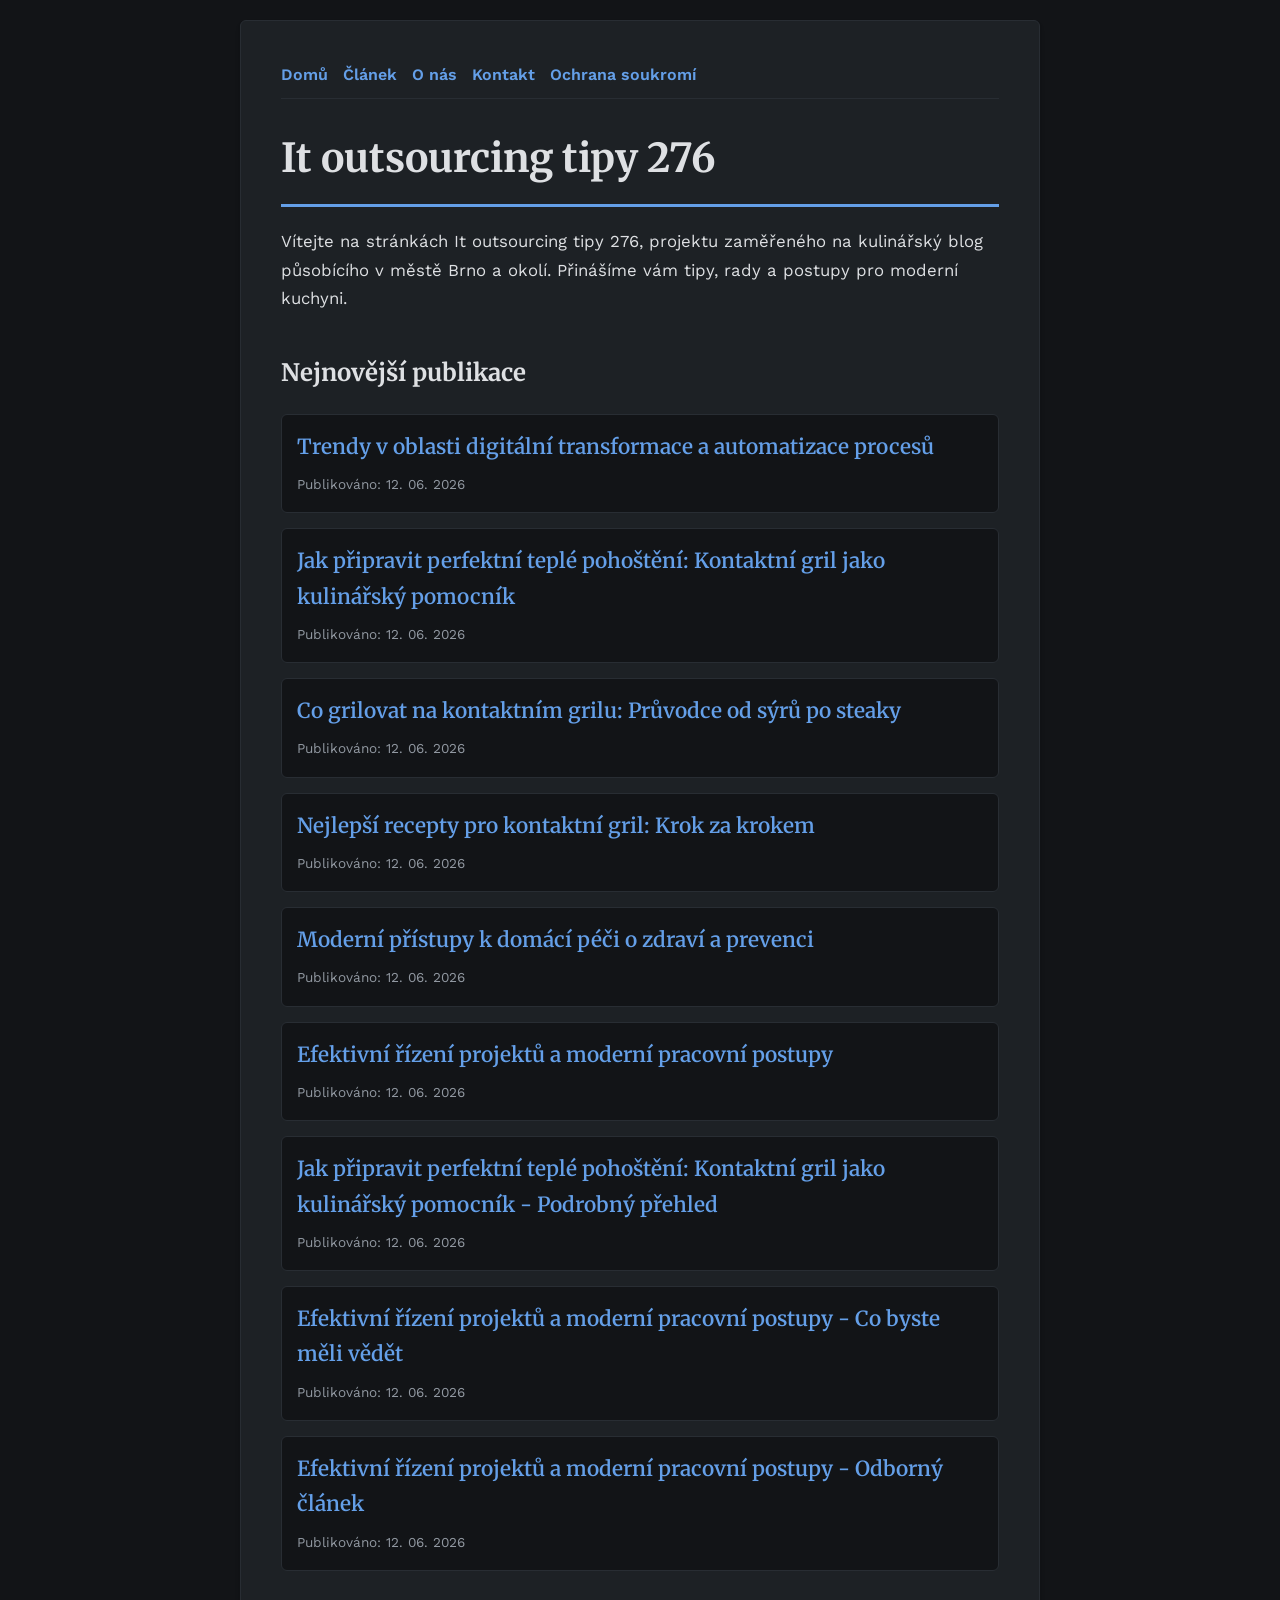
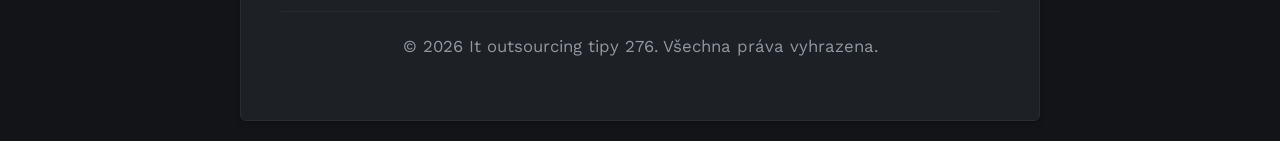
<file: index.html>
<!DOCTYPE html>
<html lang="cs">
<head>
    <meta charset="UTF-8">
    <meta name="viewport" content="width=device-width, initial-scale=1.0">
    <title>It outsourcing tipy 276 | Kulinářský blog - Brno</title>
    <meta name="description" content="Vítejte na stránkách It outsourcing tipy 276, projektu zaměřeného na kulinářský blog působícího v městě Brno a okolí. Přinášíme vám tipy, rady a postupy pro moderní kuchyni.">
    <meta name="geo.region" content="CZ" />
    <meta name="geo.placename" content="Brno" />
    <meta name="geo.position" content="49.1951;16.6068" />
    <meta name="ICBM" content="49.1951, 16.6068" />
    <link rel="stylesheet" href="style.css">
    <script type="application/ld+json">
{
  "@context": "https://schema.org",
  "@type": "LocalBusiness",
  "name": "It outsourcing tipy 276",
  "url": "https://it-outsourcing-tipy-276.github.io",
  "telephone": "+420 541 555 456",
  "address": {
    "@type": "PostalAddress",
    "addressLocality": "Brno",
    "addressRegion": "Jihomoravský",
    "postalCode": "602 00",
    "addressCountry": "CZ"
  },
  "geo": {
    "@type": "GeoCoordinates",
    "latitude": 49.1951,
    "longitude": 16.6068
  }
}
</script>
</head>
<body>
    
        <div class="container" style="max-width: 800px;">
            <nav style="display: flex; gap: 15px; margin-bottom: 25px; border-bottom: 1px solid var(--border-color); padding-bottom: 10px; overflow-x: auto; flex-wrap: wrap;">
            <a href="index.html">Domů</a>
            <a href="trendy-v-oblasti-digitalni-transformace-a-automatizace-procesu.html">Článek</a>
            <a href="about.html">O nás</a>
            <a href="contact.html">Kontakt</a>
            <a href="privacy.html">Ochrana soukromí</a>
        </nav>
            <h1>It outsourcing tipy 276</h1>
            <p>Vítejte na stránkách It outsourcing tipy 276, projektu zaměřeného na kulinářský blog působícího v městě Brno a okolí. Přinášíme vám tipy, rady a postupy pro moderní kuchyni.</p>
            <h2 style="margin-top: 40px;">Nejnovější publikace</h2>
            <ul style="list-style-type: none; padding-left: 0;">
                <li style="background: var(--bg-color); padding: 15px; border-radius: var(--border-radius); border: 1px solid var(--border-color); margin-bottom: 15px;">
                <h3 style="margin-bottom: 5px; font-size: 1.3rem;"><a href="trendy-v-oblasti-digitalni-transformace-a-automatizace-procesu.html">Trendy v oblasti digitální transformace a automatizace procesů</a></h3>
                <span style="font-size:0.85rem; color: var(--muted-text)">Publikováno: 12. 06. 2026</span>
            </li>
<li style="background: var(--bg-color); padding: 15px; border-radius: var(--border-radius); border: 1px solid var(--border-color); margin-bottom: 15px;">
                <h3 style="margin-bottom: 5px; font-size: 1.3rem;"><a href="jak-pripravit-perfektni-teple-pohosteni-kontaktni-gril-jako-kulinarsky-pomocnik.html">Jak připravit perfektní teplé pohoštění: Kontaktní gril jako kulinářský pomocník</a></h3>
                <span style="font-size:0.85rem; color: var(--muted-text)">Publikováno: 12. 06. 2026</span>
            </li>
<li style="background: var(--bg-color); padding: 15px; border-radius: var(--border-radius); border: 1px solid var(--border-color); margin-bottom: 15px;">
                <h3 style="margin-bottom: 5px; font-size: 1.3rem;"><a href="co-grilovat-na-kontaktnim-grilu-pruvodce-od-syru-po-steaky.html">Co grilovat na kontaktním grilu: Průvodce od sýrů po steaky</a></h3>
                <span style="font-size:0.85rem; color: var(--muted-text)">Publikováno: 12. 06. 2026</span>
            </li>
<li style="background: var(--bg-color); padding: 15px; border-radius: var(--border-radius); border: 1px solid var(--border-color); margin-bottom: 15px;">
                <h3 style="margin-bottom: 5px; font-size: 1.3rem;"><a href="nejlepsi-recepty-pro-kontaktni-gril-krok-za-krokem.html">Nejlepší recepty pro kontaktní gril: Krok za krokem</a></h3>
                <span style="font-size:0.85rem; color: var(--muted-text)">Publikováno: 12. 06. 2026</span>
            </li>
<li style="background: var(--bg-color); padding: 15px; border-radius: var(--border-radius); border: 1px solid var(--border-color); margin-bottom: 15px;">
                <h3 style="margin-bottom: 5px; font-size: 1.3rem;"><a href="moderni-pristupy-k-domaci-peci-o-zdravi-a-prevenci.html">Moderní přístupy k domácí péči o zdraví a prevenci</a></h3>
                <span style="font-size:0.85rem; color: var(--muted-text)">Publikováno: 12. 06. 2026</span>
            </li>
<li style="background: var(--bg-color); padding: 15px; border-radius: var(--border-radius); border: 1px solid var(--border-color); margin-bottom: 15px;">
                <h3 style="margin-bottom: 5px; font-size: 1.3rem;"><a href="efektivni-rizeni-projektu-a-moderni-pracovni-postupy.html">Efektivní řízení projektů a moderní pracovní postupy</a></h3>
                <span style="font-size:0.85rem; color: var(--muted-text)">Publikováno: 12. 06. 2026</span>
            </li>
<li style="background: var(--bg-color); padding: 15px; border-radius: var(--border-radius); border: 1px solid var(--border-color); margin-bottom: 15px;">
                <h3 style="margin-bottom: 5px; font-size: 1.3rem;"><a href="jak-pripravit-perfektni-teple-pohosteni-kontaktni-gril-jako-kulinarsky-pomocnik-podrobny-prehled.html">Jak připravit perfektní teplé pohoštění: Kontaktní gril jako kulinářský pomocník - Podrobný přehled</a></h3>
                <span style="font-size:0.85rem; color: var(--muted-text)">Publikováno: 12. 06. 2026</span>
            </li>
<li style="background: var(--bg-color); padding: 15px; border-radius: var(--border-radius); border: 1px solid var(--border-color); margin-bottom: 15px;">
                <h3 style="margin-bottom: 5px; font-size: 1.3rem;"><a href="efektivni-rizeni-projektu-a-moderni-pracovni-postupy-co-byste-meli-vedet.html">Efektivní řízení projektů a moderní pracovní postupy - Co byste měli vědět</a></h3>
                <span style="font-size:0.85rem; color: var(--muted-text)">Publikováno: 12. 06. 2026</span>
            </li>
<li style="background: var(--bg-color); padding: 15px; border-radius: var(--border-radius); border: 1px solid var(--border-color); margin-bottom: 15px;">
                <h3 style="margin-bottom: 5px; font-size: 1.3rem;"><a href="efektivni-rizeni-projektu-a-moderni-pracovni-postupy-odborny-clanek.html">Efektivní řízení projektů a moderní pracovní postupy - Odborný článek</a></h3>
                <span style="font-size:0.85rem; color: var(--muted-text)">Publikováno: 12. 06. 2026</span>
            </li>

            </ul>
            <footer>
                <p>&copy; 2026 It outsourcing tipy 276. Všechna práva vyhrazena.</p>
            </footer>
        </div>
        
</body>
</html>
</file>
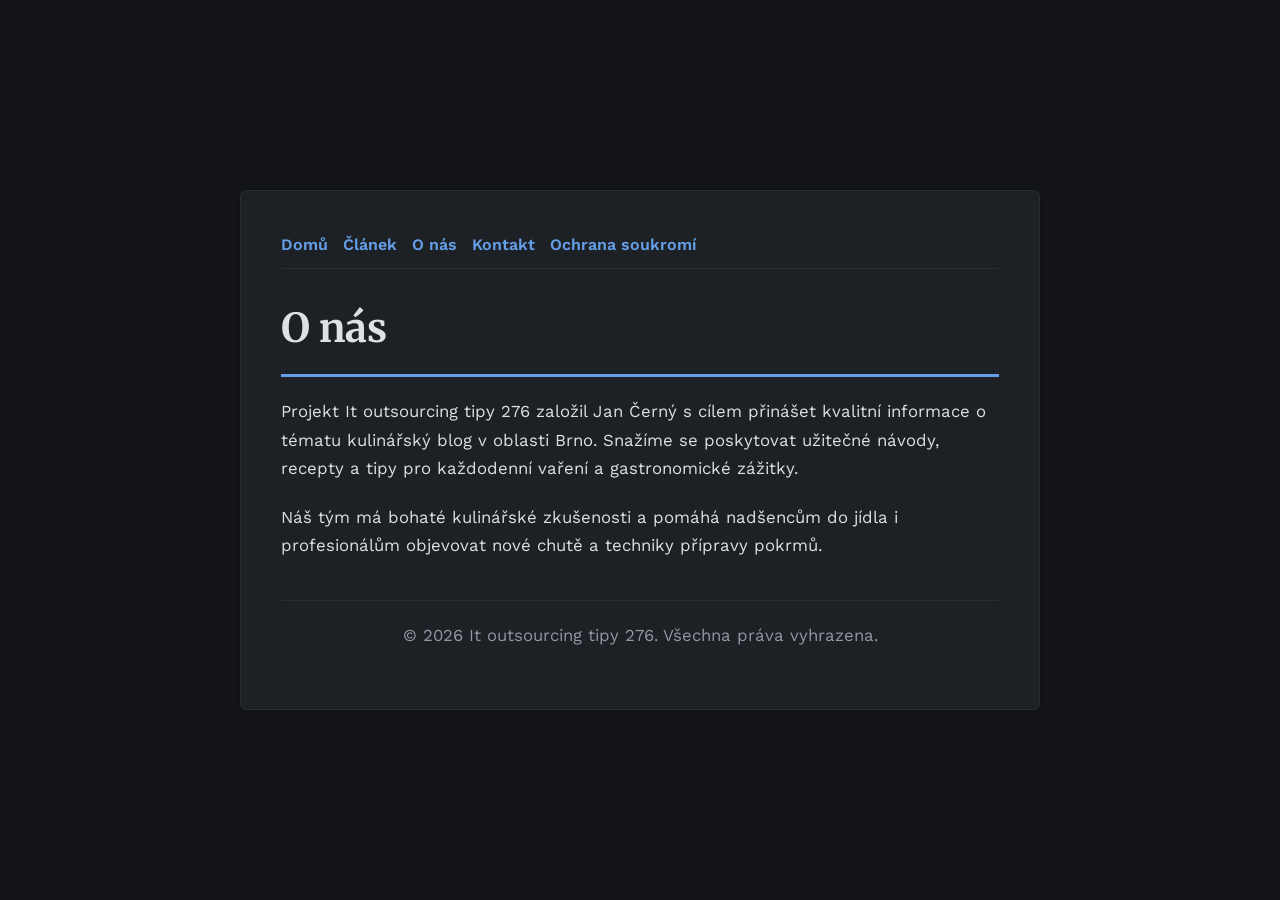
<file: about.html>
<!DOCTYPE html>
<html lang="cs">
<head>
    <meta charset="UTF-8">
    <meta name="viewport" content="width=device-width, initial-scale=1.0">
    <title>O nás | It outsourcing tipy 276</title>
    <meta name="description" content="Projekt It outsourcing tipy 276 založil Jan Černý s cílem přinášet kvalitní informace o tématu kulinářský blog v oblasti Brno. Snažíme se poskytovat užitečné návody, recepty a tipy pro každodenní vaření a gastronomické zážitky.">
    <meta name="geo.region" content="CZ" />
    <meta name="geo.placename" content="Brno" />
    <meta name="geo.position" content="49.1951;16.6068" />
    <meta name="ICBM" content="49.1951, 16.6068" />
    <link rel="stylesheet" href="style.css">
</head>
<body>
    
        <div class="container" style="max-width: 800px;">
            <nav style="display: flex; gap: 15px; margin-bottom: 25px; border-bottom: 1px solid var(--border-color); padding-bottom: 10px; overflow-x: auto; flex-wrap: wrap;">
            <a href="index.html">Domů</a>
            <a href="trendy-v-oblasti-digitalni-transformace-a-automatizace-procesu.html">Článek</a>
            <a href="about.html">O nás</a>
            <a href="contact.html">Kontakt</a>
            <a href="privacy.html">Ochrana soukromí</a>
        </nav>
            <h1>O nás</h1>
            <p>Projekt It outsourcing tipy 276 založil Jan Černý s cílem přinášet kvalitní informace o tématu kulinářský blog v oblasti Brno. Snažíme se poskytovat užitečné návody, recepty a tipy pro každodenní vaření a gastronomické zážitky.</p>
            <p>Náš tým má bohaté kulinářské zkušenosti a pomáhá nadšencům do jídla i profesionálům objevovat nové chutě a techniky přípravy pokrmů.</p>
            <footer>
                <p>&copy; 2026 It outsourcing tipy 276. Všechna práva vyhrazena.</p>
            </footer>
        </div>
        
</body>
</html>
</file>
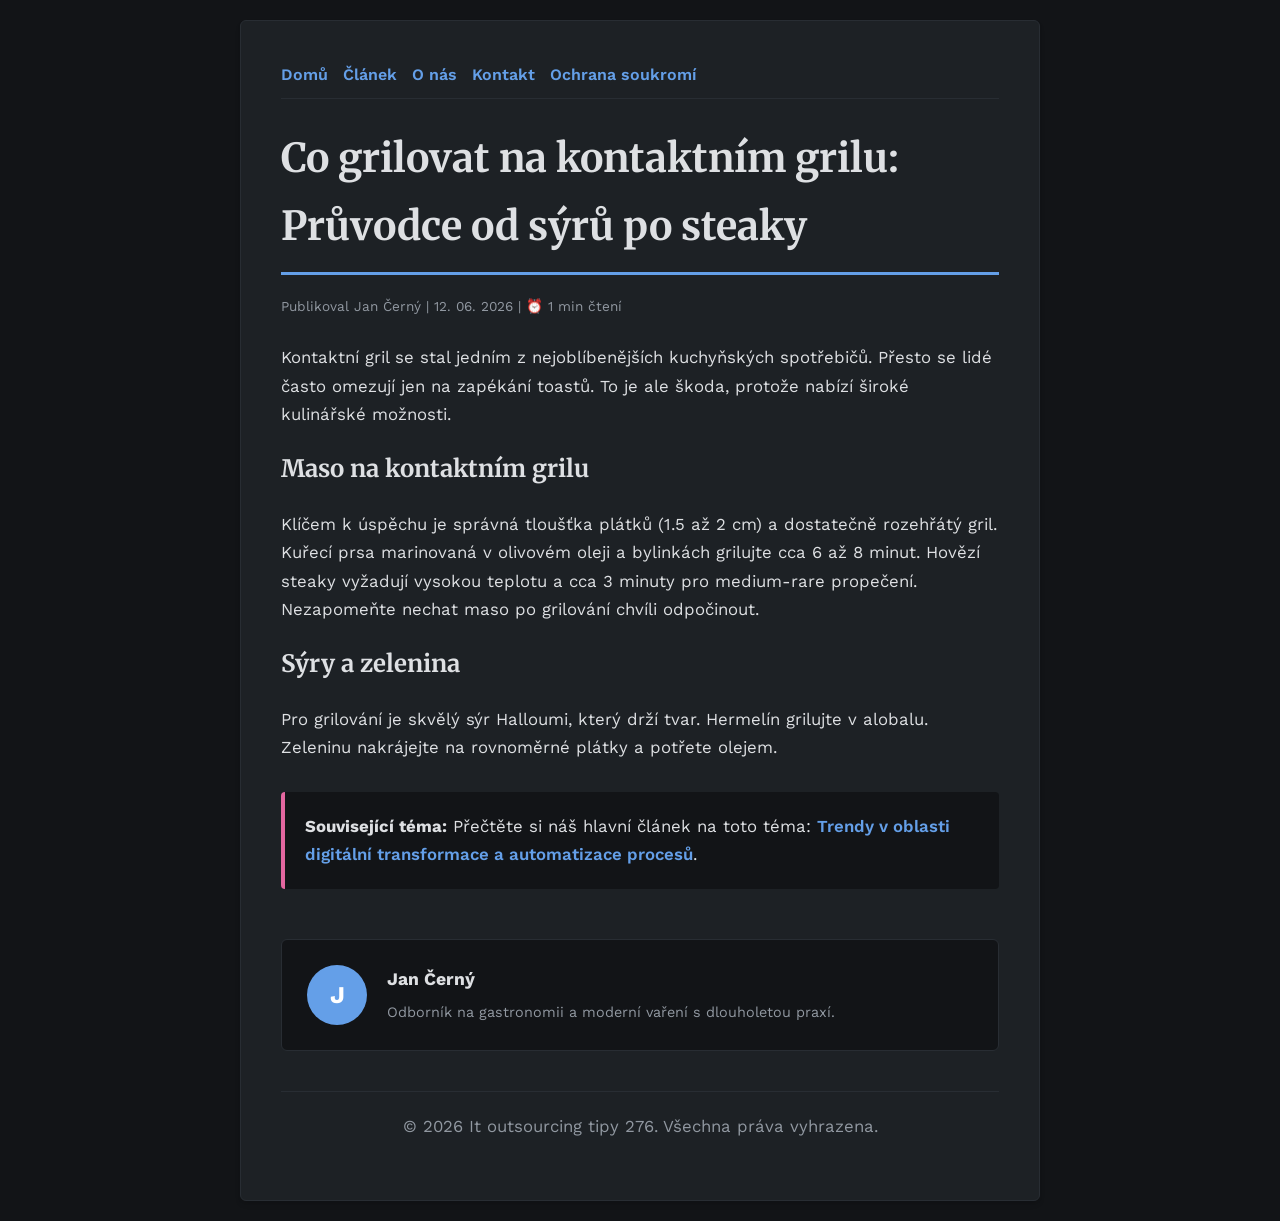
<file: co-grilovat-na-kontaktnim-grilu-pruvodce-od-syru-po-steaky.html>
<!DOCTYPE html>
<html lang="cs">
<head>
    <meta charset="UTF-8">
    <meta name="viewport" content="width=device-width, initial-scale=1.0">
    <title>Co grilovat na kontaktním grilu: Průvodce od sýrů po steaky - It outsourcing tipy 276</title>
    <meta name="description" content="Co grilovat na kontaktním grilu: Průvodce od sýrů po steaky">
    <meta name="geo.region" content="CZ" />
    <meta name="geo.placename" content="Brno" />
    <meta name="geo.position" content="49.1951;16.6068" />
    <meta name="ICBM" content="49.1951, 16.6068" />
    <link rel="stylesheet" href="style.css">
</head>
<body>
    
            <div class="container" style="max-width: 800px;">
                <nav style="display: flex; gap: 15px; margin-bottom: 25px; border-bottom: 1px solid var(--border-color); padding-bottom: 10px; overflow-x: auto; flex-wrap: wrap;">
            <a href="index.html">Domů</a>
            <a href="trendy-v-oblasti-digitalni-transformace-a-automatizace-procesu.html">Článek</a>
            <a href="about.html">O nás</a>
            <a href="contact.html">Kontakt</a>
            <a href="privacy.html">Ochrana soukromí</a>
        </nav>
                <h1>Co grilovat na kontaktním grilu: Průvodce od sýrů po steaky</h1>
                <div style="font-size:0.85rem; color: var(--muted-text); margin-bottom: 25px;">
                    Publikoval Jan Černý | 12. 06. 2026 | ⏰ 1 min čtení
                </div>
                <article style="margin-top: 20px;">
                    <p>Kontaktní gril se stal jedním z nejoblíbenějších kuchyňských spotřebičů. Přesto se lidé často omezují jen na zapékání toastů. To je ale škoda, protože nabízí široké kulinářské možnosti.</p>
<h2>Maso na kontaktním grilu</h2>
<p>Klíčem k úspěchu je správná tloušťka plátků (1.5 až 2 cm) a dostatečně rozehřátý gril. Kuřecí prsa marinovaná v olivovém oleji a bylinkách grilujte cca 6 až 8 minut. Hovězí steaky vyžadují vysokou teplotu a cca 3 minuty pro medium-rare propečení. Nezapomeňte nechat maso po grilování chvíli odpočinout.</p>
<h2>Sýry a zelenina</h2>
<p>Pro grilování je skvělý sýr Halloumi, který drží tvar. Hermelín grilujte v alobalu. Zeleninu nakrájejte na rovnoměrné plátky a potřete olejem.</p>
                    <div class="link-resource" style="margin-top: 30px; padding: 20px; border-left: 4px solid var(--accent-color); background: var(--bg-color); border-radius: 4px;"><p style="margin: 0;"><strong>Související téma:</strong> Přečtěte si náš hlavní článek na toto téma: <a href="trendy-v-oblasti-digitalni-transformace-a-automatizace-procesu.html">Trendy v oblasti digitální transformace a automatizace procesů</a>.</p></div>
                </article>
                
            <div class="author-box" style="margin-top: 50px; padding: 25px; background: var(--bg-color); border: 1px solid var(--border-color); border-radius: var(--border-radius); display: flex; gap: 20px; align-items: center;">
                <div style="width: 60px; height: 60px; border-radius: 50%; background: var(--primary-color); display: flex; align-items: center; justify-content: center; color: white; font-weight: bold; font-size: 1.5rem;">J</div>
                <div>
                    <h4 style="margin-bottom: 5px; font-weight: bold; font-size: 1.1rem;">Jan Černý</h4>
                    <p style="margin: 0; font-size: 0.9rem; color: var(--muted-text);">Odborník na gastronomii a moderní vaření s dlouholetou praxí.</p>
                </div>
            </div>
            
                <footer>
                    <p>&copy; 2026 It outsourcing tipy 276. Všechna práva vyhrazena.</p>
                </footer>
            </div>
            
</body>
</html>
</file>
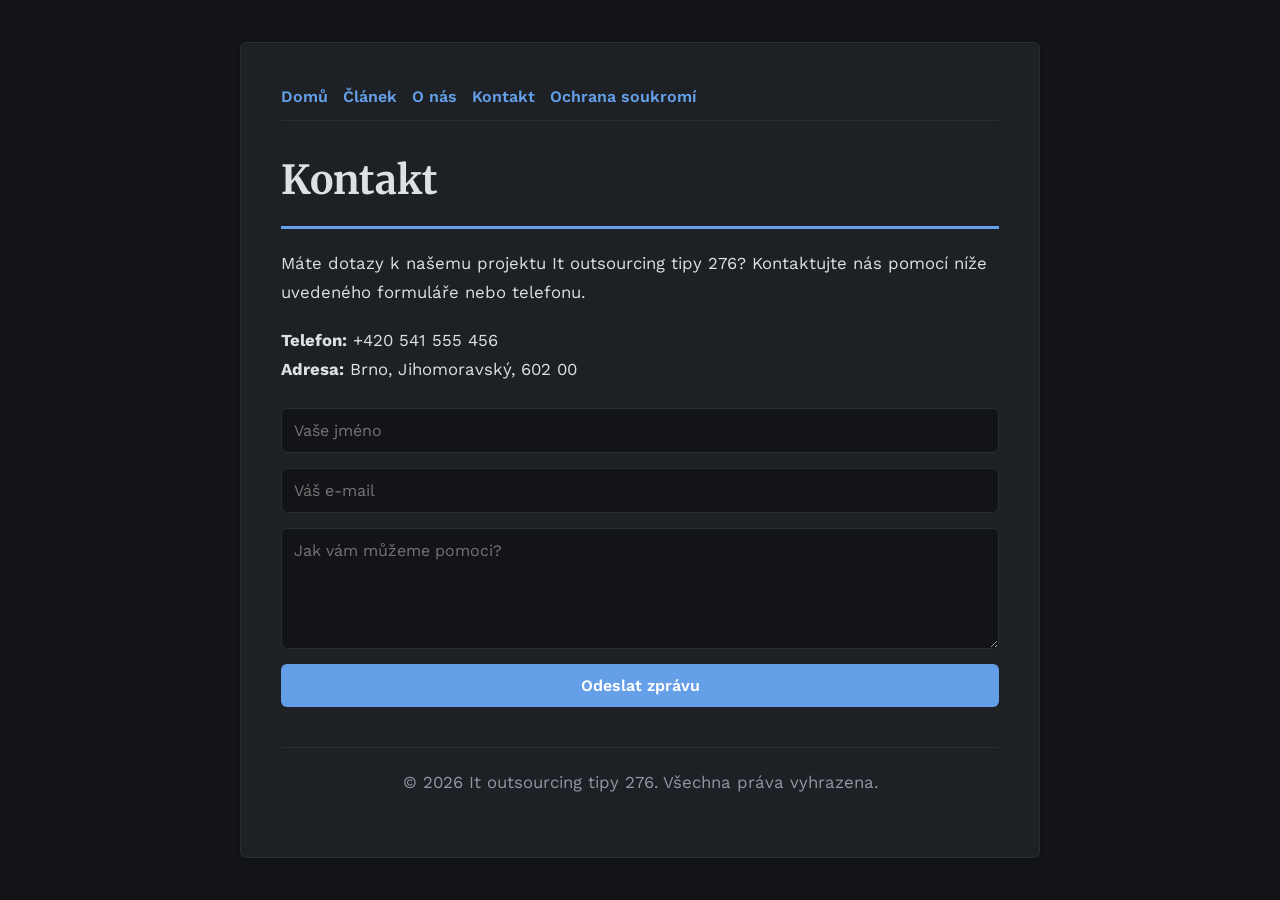
<file: contact.html>
<!DOCTYPE html>
<html lang="cs">
<head>
    <meta charset="UTF-8">
    <meta name="viewport" content="width=device-width, initial-scale=1.0">
    <title>Kontakt | It outsourcing tipy 276</title>
    <meta name="description" content="Máte dotazy k našemu projektu It outsourcing tipy 276? Kontaktujte nás pomocí níže uvedeného formuláře nebo telefonu.">
    <meta name="geo.region" content="CZ" />
    <meta name="geo.placename" content="Brno" />
    <meta name="geo.position" content="49.1951;16.6068" />
    <meta name="ICBM" content="49.1951, 16.6068" />
    <link rel="stylesheet" href="style.css">
</head>
<body>
    
        <div class="container" style="max-width: 800px;">
            <nav style="display: flex; gap: 15px; margin-bottom: 25px; border-bottom: 1px solid var(--border-color); padding-bottom: 10px; overflow-x: auto; flex-wrap: wrap;">
            <a href="index.html">Domů</a>
            <a href="trendy-v-oblasti-digitalni-transformace-a-automatizace-procesu.html">Článek</a>
            <a href="about.html">O nás</a>
            <a href="contact.html">Kontakt</a>
            <a href="privacy.html">Ochrana soukromí</a>
        </nav>
            <h1>Kontakt</h1>
            <p>Máte dotazy k našemu projektu It outsourcing tipy 276? Kontaktujte nás pomocí níže uvedeného formuláře nebo telefonu.</p>
            <p><strong>Telefon:</strong> +420 541 555 456<br><strong>Adresa:</strong> Brno, Jihomoravský, 602 00</p>
            <form action="https://formspree.io/f/placeholder" method="POST">
                <input type="text" name="name" placeholder="Vaše jméno" required>
                <input type="email" name="email" placeholder="Váš e-mail" required>
                <textarea name="message" placeholder="Jak vám můžeme pomoci?" rows="5" required></textarea>
                <button type="submit">Odeslat zprávu</button>
            </form>
            <footer>
                <p>&copy; 2026 It outsourcing tipy 276. Všechna práva vyhrazena.</p>
            </footer>
        </div>
        
</body>
</html>
</file>
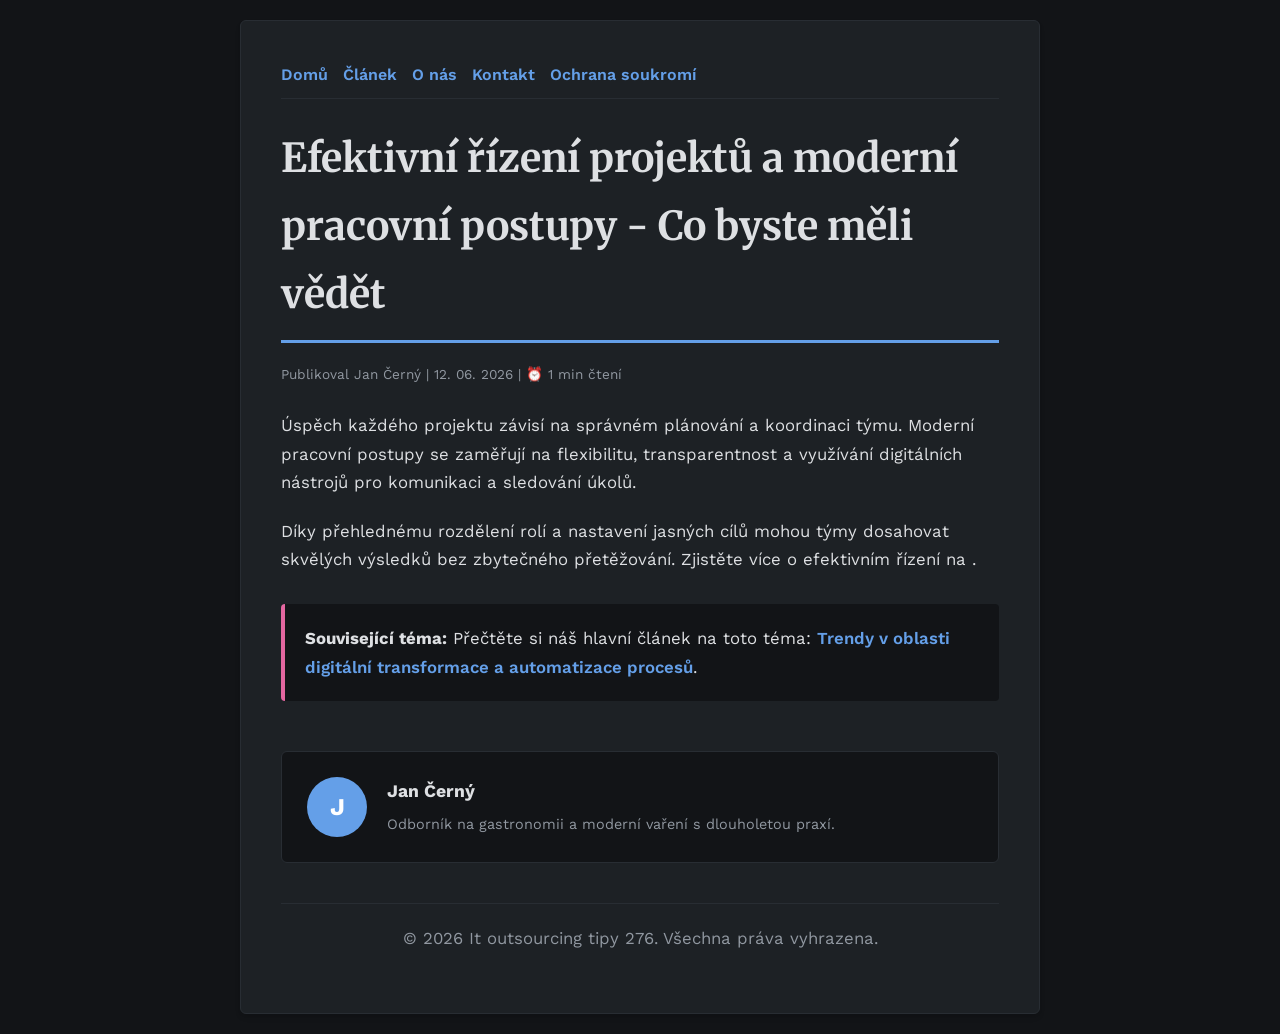
<file: efektivni-rizeni-projektu-a-moderni-pracovni-postupy-co-byste-meli-vedet.html>
<!DOCTYPE html>
<html lang="cs">
<head>
    <meta charset="UTF-8">
    <meta name="viewport" content="width=device-width, initial-scale=1.0">
    <title>Efektivní řízení projektů a moderní pracovní postupy - Co byste měli vědět - It outsourcing tipy 276</title>
    <meta name="description" content="Efektivní řízení projektů a moderní pracovní postupy - Co byste měli vědět">
    <meta name="geo.region" content="CZ" />
    <meta name="geo.placename" content="Brno" />
    <meta name="geo.position" content="49.1951;16.6068" />
    <meta name="ICBM" content="49.1951, 16.6068" />
    <link rel="stylesheet" href="style.css">
</head>
<body>
    
            <div class="container" style="max-width: 800px;">
                <nav style="display: flex; gap: 15px; margin-bottom: 25px; border-bottom: 1px solid var(--border-color); padding-bottom: 10px; overflow-x: auto; flex-wrap: wrap;">
            <a href="index.html">Domů</a>
            <a href="trendy-v-oblasti-digitalni-transformace-a-automatizace-procesu.html">Článek</a>
            <a href="about.html">O nás</a>
            <a href="contact.html">Kontakt</a>
            <a href="privacy.html">Ochrana soukromí</a>
        </nav>
                <h1>Efektivní řízení projektů a moderní pracovní postupy - Co byste měli vědět</h1>
                <div style="font-size:0.85rem; color: var(--muted-text); margin-bottom: 25px;">
                    Publikoval Jan Černý | 12. 06. 2026 | ⏰ 1 min čtení
                </div>
                <article style="margin-top: 20px;">
                    <p>Úspěch každého projektu závisí na správném plánování a koordinaci týmu. Moderní pracovní postupy se zaměřují na flexibilitu, transparentnost a využívání digitálních nástrojů pro komunikaci a sledování úkolů.</p>
<p>Díky přehlednému rozdělení rolí a nastavení jasných cílů mohou týmy dosahovat skvělých výsledků bez zbytečného přetěžování. Zjistěte více o efektivním řízení na .</p>
                    <div class="link-resource" style="margin-top: 30px; padding: 20px; border-left: 4px solid var(--accent-color); background: var(--bg-color); border-radius: 4px;"><p style="margin: 0;"><strong>Související téma:</strong> Přečtěte si náš hlavní článek na toto téma: <a href="trendy-v-oblasti-digitalni-transformace-a-automatizace-procesu.html">Trendy v oblasti digitální transformace a automatizace procesů</a>.</p></div>
                </article>
                
            <div class="author-box" style="margin-top: 50px; padding: 25px; background: var(--bg-color); border: 1px solid var(--border-color); border-radius: var(--border-radius); display: flex; gap: 20px; align-items: center;">
                <div style="width: 60px; height: 60px; border-radius: 50%; background: var(--primary-color); display: flex; align-items: center; justify-content: center; color: white; font-weight: bold; font-size: 1.5rem;">J</div>
                <div>
                    <h4 style="margin-bottom: 5px; font-weight: bold; font-size: 1.1rem;">Jan Černý</h4>
                    <p style="margin: 0; font-size: 0.9rem; color: var(--muted-text);">Odborník na gastronomii a moderní vaření s dlouholetou praxí.</p>
                </div>
            </div>
            
                <footer>
                    <p>&copy; 2026 It outsourcing tipy 276. Všechna práva vyhrazena.</p>
                </footer>
            </div>
            
</body>
</html>
</file>
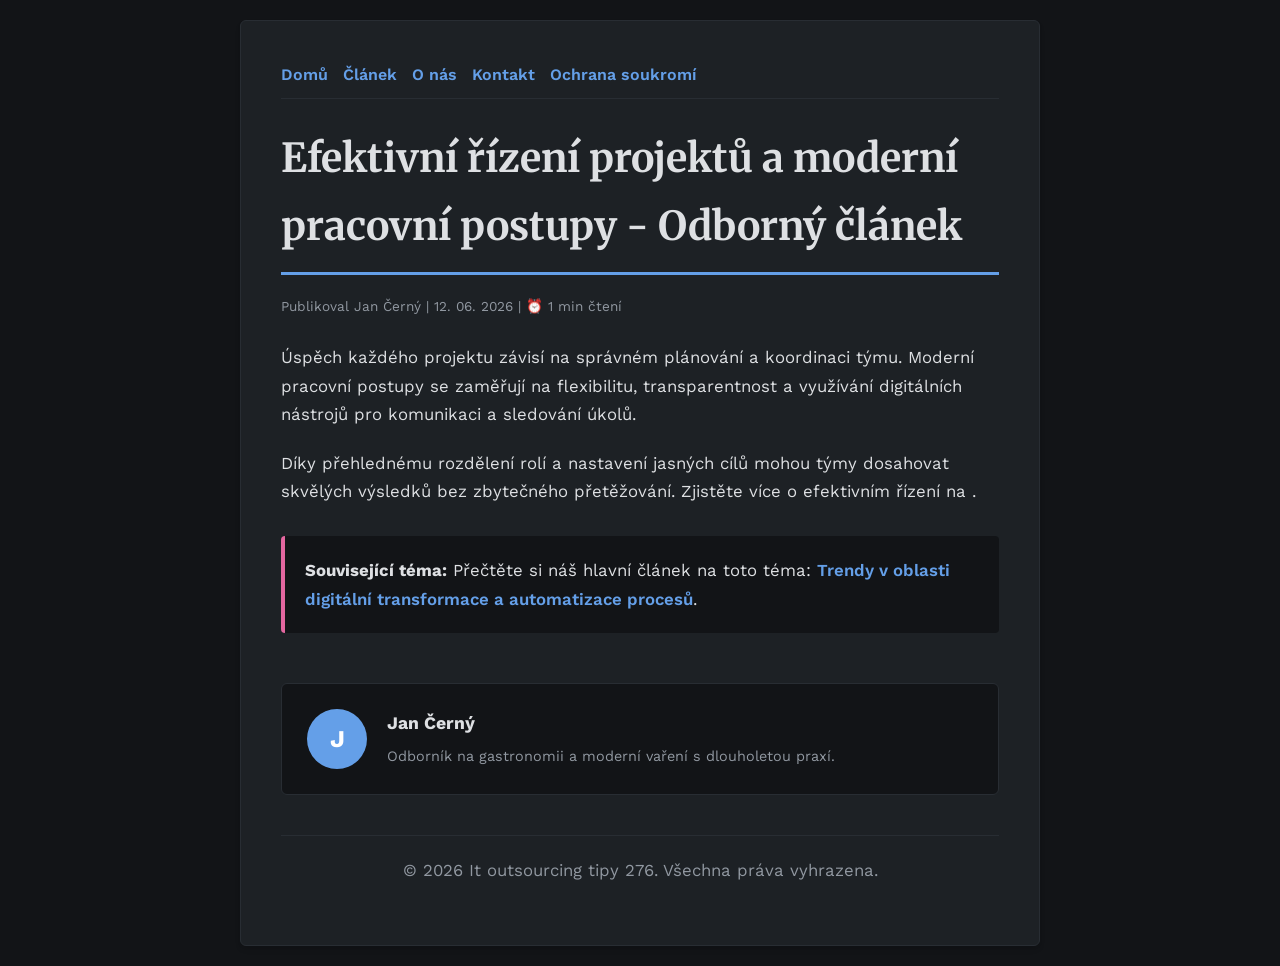
<file: efektivni-rizeni-projektu-a-moderni-pracovni-postupy-odborny-clanek.html>
<!DOCTYPE html>
<html lang="cs">
<head>
    <meta charset="UTF-8">
    <meta name="viewport" content="width=device-width, initial-scale=1.0">
    <title>Efektivní řízení projektů a moderní pracovní postupy - Odborný článek - It outsourcing tipy 276</title>
    <meta name="description" content="Efektivní řízení projektů a moderní pracovní postupy - Odborný článek">
    <meta name="geo.region" content="CZ" />
    <meta name="geo.placename" content="Brno" />
    <meta name="geo.position" content="49.1951;16.6068" />
    <meta name="ICBM" content="49.1951, 16.6068" />
    <link rel="stylesheet" href="style.css">
</head>
<body>
    
            <div class="container" style="max-width: 800px;">
                <nav style="display: flex; gap: 15px; margin-bottom: 25px; border-bottom: 1px solid var(--border-color); padding-bottom: 10px; overflow-x: auto; flex-wrap: wrap;">
            <a href="index.html">Domů</a>
            <a href="trendy-v-oblasti-digitalni-transformace-a-automatizace-procesu.html">Článek</a>
            <a href="about.html">O nás</a>
            <a href="contact.html">Kontakt</a>
            <a href="privacy.html">Ochrana soukromí</a>
        </nav>
                <h1>Efektivní řízení projektů a moderní pracovní postupy - Odborný článek</h1>
                <div style="font-size:0.85rem; color: var(--muted-text); margin-bottom: 25px;">
                    Publikoval Jan Černý | 12. 06. 2026 | ⏰ 1 min čtení
                </div>
                <article style="margin-top: 20px;">
                    <p>Úspěch každého projektu závisí na správném plánování a koordinaci týmu. Moderní pracovní postupy se zaměřují na flexibilitu, transparentnost a využívání digitálních nástrojů pro komunikaci a sledování úkolů.</p>
<p>Díky přehlednému rozdělení rolí a nastavení jasných cílů mohou týmy dosahovat skvělých výsledků bez zbytečného přetěžování. Zjistěte více o efektivním řízení na .</p>
                    <div class="link-resource" style="margin-top: 30px; padding: 20px; border-left: 4px solid var(--accent-color); background: var(--bg-color); border-radius: 4px;"><p style="margin: 0;"><strong>Související téma:</strong> Přečtěte si náš hlavní článek na toto téma: <a href="trendy-v-oblasti-digitalni-transformace-a-automatizace-procesu.html">Trendy v oblasti digitální transformace a automatizace procesů</a>.</p></div>
                </article>
                
            <div class="author-box" style="margin-top: 50px; padding: 25px; background: var(--bg-color); border: 1px solid var(--border-color); border-radius: var(--border-radius); display: flex; gap: 20px; align-items: center;">
                <div style="width: 60px; height: 60px; border-radius: 50%; background: var(--primary-color); display: flex; align-items: center; justify-content: center; color: white; font-weight: bold; font-size: 1.5rem;">J</div>
                <div>
                    <h4 style="margin-bottom: 5px; font-weight: bold; font-size: 1.1rem;">Jan Černý</h4>
                    <p style="margin: 0; font-size: 0.9rem; color: var(--muted-text);">Odborník na gastronomii a moderní vaření s dlouholetou praxí.</p>
                </div>
            </div>
            
                <footer>
                    <p>&copy; 2026 It outsourcing tipy 276. Všechna práva vyhrazena.</p>
                </footer>
            </div>
            
</body>
</html>
</file>
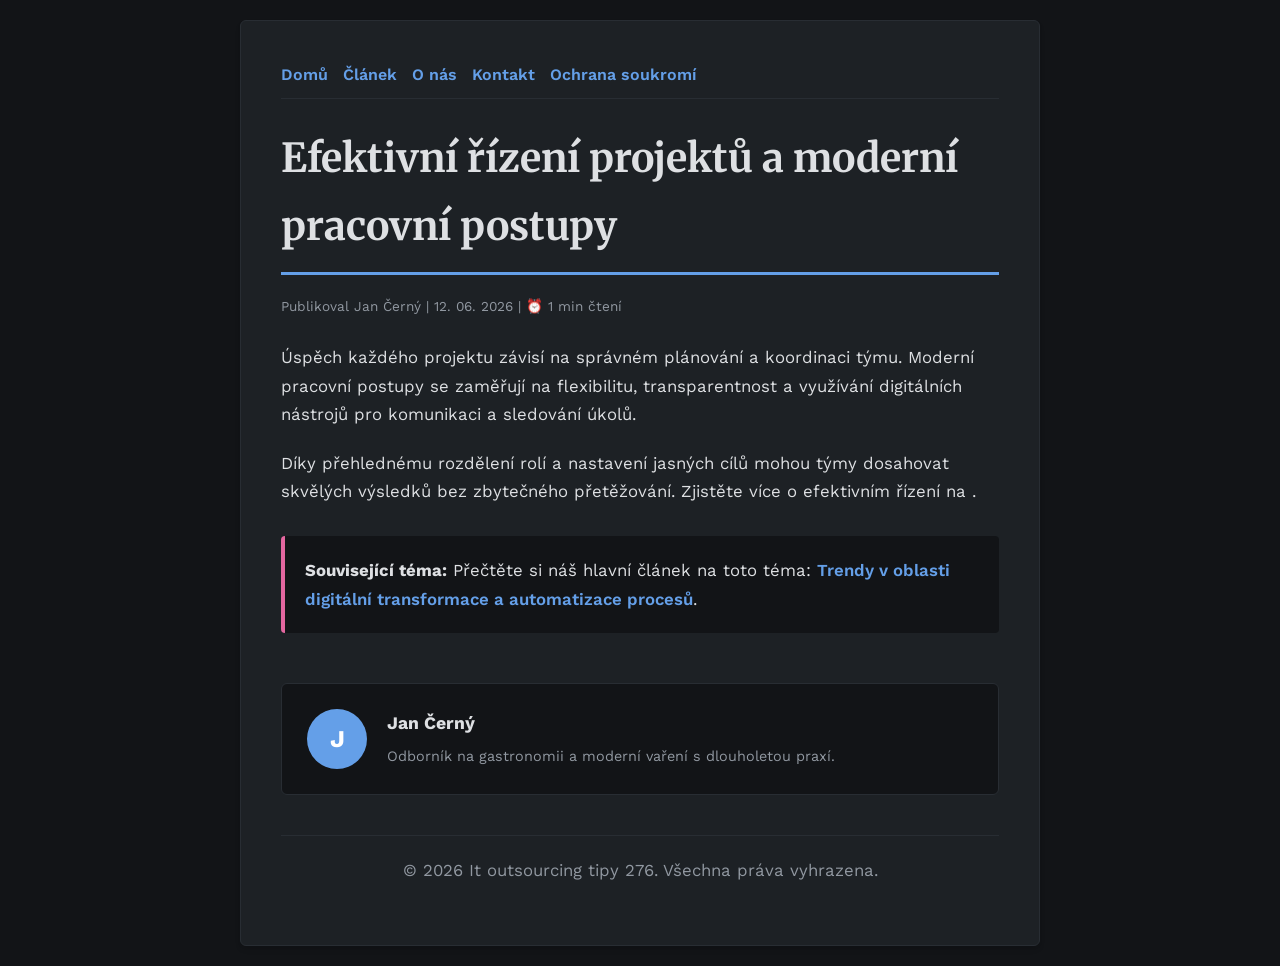
<file: efektivni-rizeni-projektu-a-moderni-pracovni-postupy.html>
<!DOCTYPE html>
<html lang="cs">
<head>
    <meta charset="UTF-8">
    <meta name="viewport" content="width=device-width, initial-scale=1.0">
    <title>Efektivní řízení projektů a moderní pracovní postupy - It outsourcing tipy 276</title>
    <meta name="description" content="Efektivní řízení projektů a moderní pracovní postupy">
    <meta name="geo.region" content="CZ" />
    <meta name="geo.placename" content="Brno" />
    <meta name="geo.position" content="49.1951;16.6068" />
    <meta name="ICBM" content="49.1951, 16.6068" />
    <link rel="stylesheet" href="style.css">
</head>
<body>
    
            <div class="container" style="max-width: 800px;">
                <nav style="display: flex; gap: 15px; margin-bottom: 25px; border-bottom: 1px solid var(--border-color); padding-bottom: 10px; overflow-x: auto; flex-wrap: wrap;">
            <a href="index.html">Domů</a>
            <a href="trendy-v-oblasti-digitalni-transformace-a-automatizace-procesu.html">Článek</a>
            <a href="about.html">O nás</a>
            <a href="contact.html">Kontakt</a>
            <a href="privacy.html">Ochrana soukromí</a>
        </nav>
                <h1>Efektivní řízení projektů a moderní pracovní postupy</h1>
                <div style="font-size:0.85rem; color: var(--muted-text); margin-bottom: 25px;">
                    Publikoval Jan Černý | 12. 06. 2026 | ⏰ 1 min čtení
                </div>
                <article style="margin-top: 20px;">
                    <p>Úspěch každého projektu závisí na správném plánování a koordinaci týmu. Moderní pracovní postupy se zaměřují na flexibilitu, transparentnost a využívání digitálních nástrojů pro komunikaci a sledování úkolů.</p>
<p>Díky přehlednému rozdělení rolí a nastavení jasných cílů mohou týmy dosahovat skvělých výsledků bez zbytečného přetěžování. Zjistěte více o efektivním řízení na .</p>
                    <div class="link-resource" style="margin-top: 30px; padding: 20px; border-left: 4px solid var(--accent-color); background: var(--bg-color); border-radius: 4px;"><p style="margin: 0;"><strong>Související téma:</strong> Přečtěte si náš hlavní článek na toto téma: <a href="trendy-v-oblasti-digitalni-transformace-a-automatizace-procesu.html">Trendy v oblasti digitální transformace a automatizace procesů</a>.</p></div>
                </article>
                
            <div class="author-box" style="margin-top: 50px; padding: 25px; background: var(--bg-color); border: 1px solid var(--border-color); border-radius: var(--border-radius); display: flex; gap: 20px; align-items: center;">
                <div style="width: 60px; height: 60px; border-radius: 50%; background: var(--primary-color); display: flex; align-items: center; justify-content: center; color: white; font-weight: bold; font-size: 1.5rem;">J</div>
                <div>
                    <h4 style="margin-bottom: 5px; font-weight: bold; font-size: 1.1rem;">Jan Černý</h4>
                    <p style="margin: 0; font-size: 0.9rem; color: var(--muted-text);">Odborník na gastronomii a moderní vaření s dlouholetou praxí.</p>
                </div>
            </div>
            
                <footer>
                    <p>&copy; 2026 It outsourcing tipy 276. Všechna práva vyhrazena.</p>
                </footer>
            </div>
            
</body>
</html>
</file>
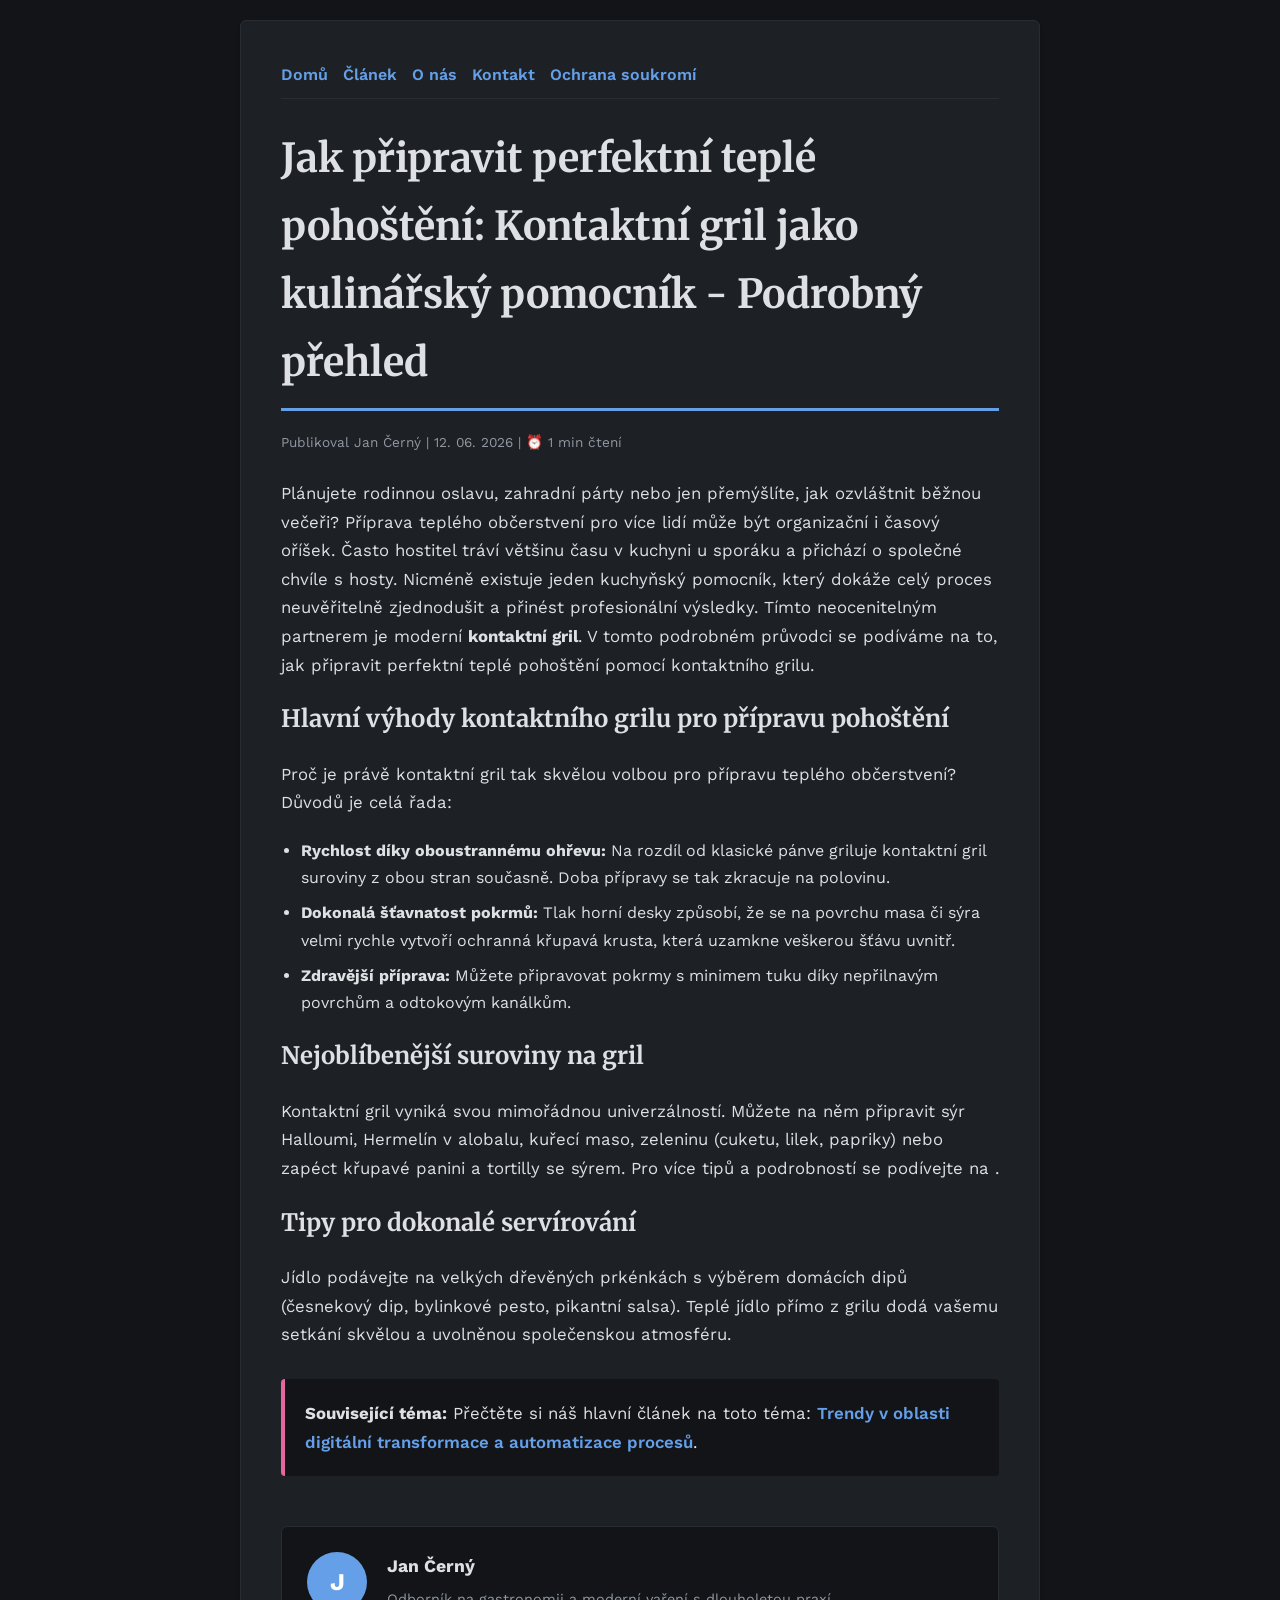
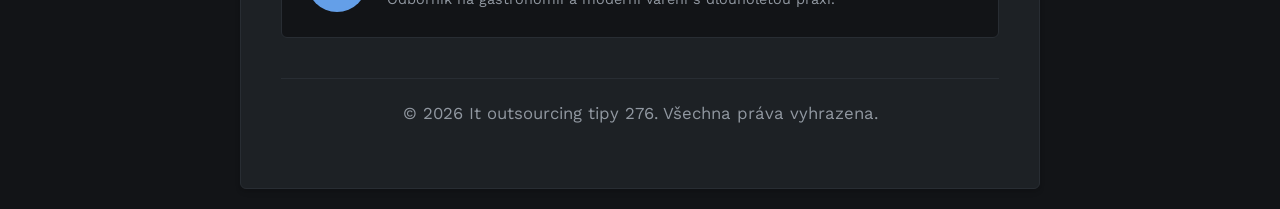
<file: jak-pripravit-perfektni-teple-pohosteni-kontaktni-gril-jako-kulinarsky-pomocnik-podrobny-prehled.html>
<!DOCTYPE html>
<html lang="cs">
<head>
    <meta charset="UTF-8">
    <meta name="viewport" content="width=device-width, initial-scale=1.0">
    <title>Jak připravit perfektní teplé pohoštění: Kontaktní gril jako kulinářský pomocník - Podrobný přehled - It outsourcing tipy 276</title>
    <meta name="description" content="Jak připravit perfektní teplé pohoštění: Kontaktní gril jako kulinářský pomocník - Podrobný přehled">
    <meta name="geo.region" content="CZ" />
    <meta name="geo.placename" content="Brno" />
    <meta name="geo.position" content="49.1951;16.6068" />
    <meta name="ICBM" content="49.1951, 16.6068" />
    <link rel="stylesheet" href="style.css">
</head>
<body>
    
            <div class="container" style="max-width: 800px;">
                <nav style="display: flex; gap: 15px; margin-bottom: 25px; border-bottom: 1px solid var(--border-color); padding-bottom: 10px; overflow-x: auto; flex-wrap: wrap;">
            <a href="index.html">Domů</a>
            <a href="trendy-v-oblasti-digitalni-transformace-a-automatizace-procesu.html">Článek</a>
            <a href="about.html">O nás</a>
            <a href="contact.html">Kontakt</a>
            <a href="privacy.html">Ochrana soukromí</a>
        </nav>
                <h1>Jak připravit perfektní teplé pohoštění: Kontaktní gril jako kulinářský pomocník - Podrobný přehled</h1>
                <div style="font-size:0.85rem; color: var(--muted-text); margin-bottom: 25px;">
                    Publikoval Jan Černý | 12. 06. 2026 | ⏰ 1 min čtení
                </div>
                <article style="margin-top: 20px;">
                    <p>Plánujete rodinnou oslavu, zahradní párty nebo jen přemýšlíte, jak ozvláštnit běžnou večeři? Příprava teplého občerstvení pro více lidí může být organizační i časový oříšek. Často hostitel tráví většinu času v kuchyni u sporáku a přichází o společné chvíle s hosty. Nicméně existuje jeden kuchyňský pomocník, který dokáže celý proces neuvěřitelně zjednodušit a přinést profesionální výsledky. Tímto neocenitelným partnerem je moderní <strong>kontaktní gril</strong>. V tomto podrobném průvodci se podíváme na to, jak připravit perfektní teplé pohoštění pomocí kontaktního grilu.</p>
<h2>Hlavní výhody kontaktního grilu pro přípravu pohoštění</h2>
<p>Proč je právě kontaktní gril tak skvělou volbou pro přípravu teplého občerstvení? Důvodů je celá řada:</p>
<ul>
    <li><strong>Rychlost díky oboustrannému ohřevu:</strong> Na rozdíl od klasické pánve griluje kontaktní gril suroviny z obou stran současně. Doba přípravy se tak zkracuje na polovinu.</li>
    <li><strong>Dokonalá šťavnatost pokrmů:</strong> Tlak horní desky způsobí, že se na povrchu masa či sýra velmi rychle vytvoří ochranná křupavá krusta, která uzamkne veškerou šťávu uvnitř.</li>
    <li><strong>Zdravější příprava:</strong> Můžete připravovat pokrmy s minimem tuku díky nepřilnavým povrchům a odtokovým kanálkům.</li>
</ul>
<h2>Nejoblíbenější suroviny na gril</h2>
<p>Kontaktní gril vyniká svou mimořádnou univerzálností. Můžete na něm připravit sýr Halloumi, Hermelín v alobalu, kuřecí maso, zeleninu (cuketu, lilek, papriky) nebo zapéct křupavé panini a tortilly se sýrem. Pro více tipů a podrobností se podívejte na .</p>
<h2>Tipy pro dokonalé servírování</h2>
<p>Jídlo podávejte na velkých dřevěných prkénkách s výběrem domácích dipů (česnekový dip, bylinkové pesto, pikantní salsa). Teplé jídlo přímo z grilu dodá vašemu setkání skvělou a uvolněnou společenskou atmosféru.</p>
                    <div class="link-resource" style="margin-top: 30px; padding: 20px; border-left: 4px solid var(--accent-color); background: var(--bg-color); border-radius: 4px;"><p style="margin: 0;"><strong>Související téma:</strong> Přečtěte si náš hlavní článek na toto téma: <a href="trendy-v-oblasti-digitalni-transformace-a-automatizace-procesu.html">Trendy v oblasti digitální transformace a automatizace procesů</a>.</p></div>
                </article>
                
            <div class="author-box" style="margin-top: 50px; padding: 25px; background: var(--bg-color); border: 1px solid var(--border-color); border-radius: var(--border-radius); display: flex; gap: 20px; align-items: center;">
                <div style="width: 60px; height: 60px; border-radius: 50%; background: var(--primary-color); display: flex; align-items: center; justify-content: center; color: white; font-weight: bold; font-size: 1.5rem;">J</div>
                <div>
                    <h4 style="margin-bottom: 5px; font-weight: bold; font-size: 1.1rem;">Jan Černý</h4>
                    <p style="margin: 0; font-size: 0.9rem; color: var(--muted-text);">Odborník na gastronomii a moderní vaření s dlouholetou praxí.</p>
                </div>
            </div>
            
                <footer>
                    <p>&copy; 2026 It outsourcing tipy 276. Všechna práva vyhrazena.</p>
                </footer>
            </div>
            
</body>
</html>
</file>
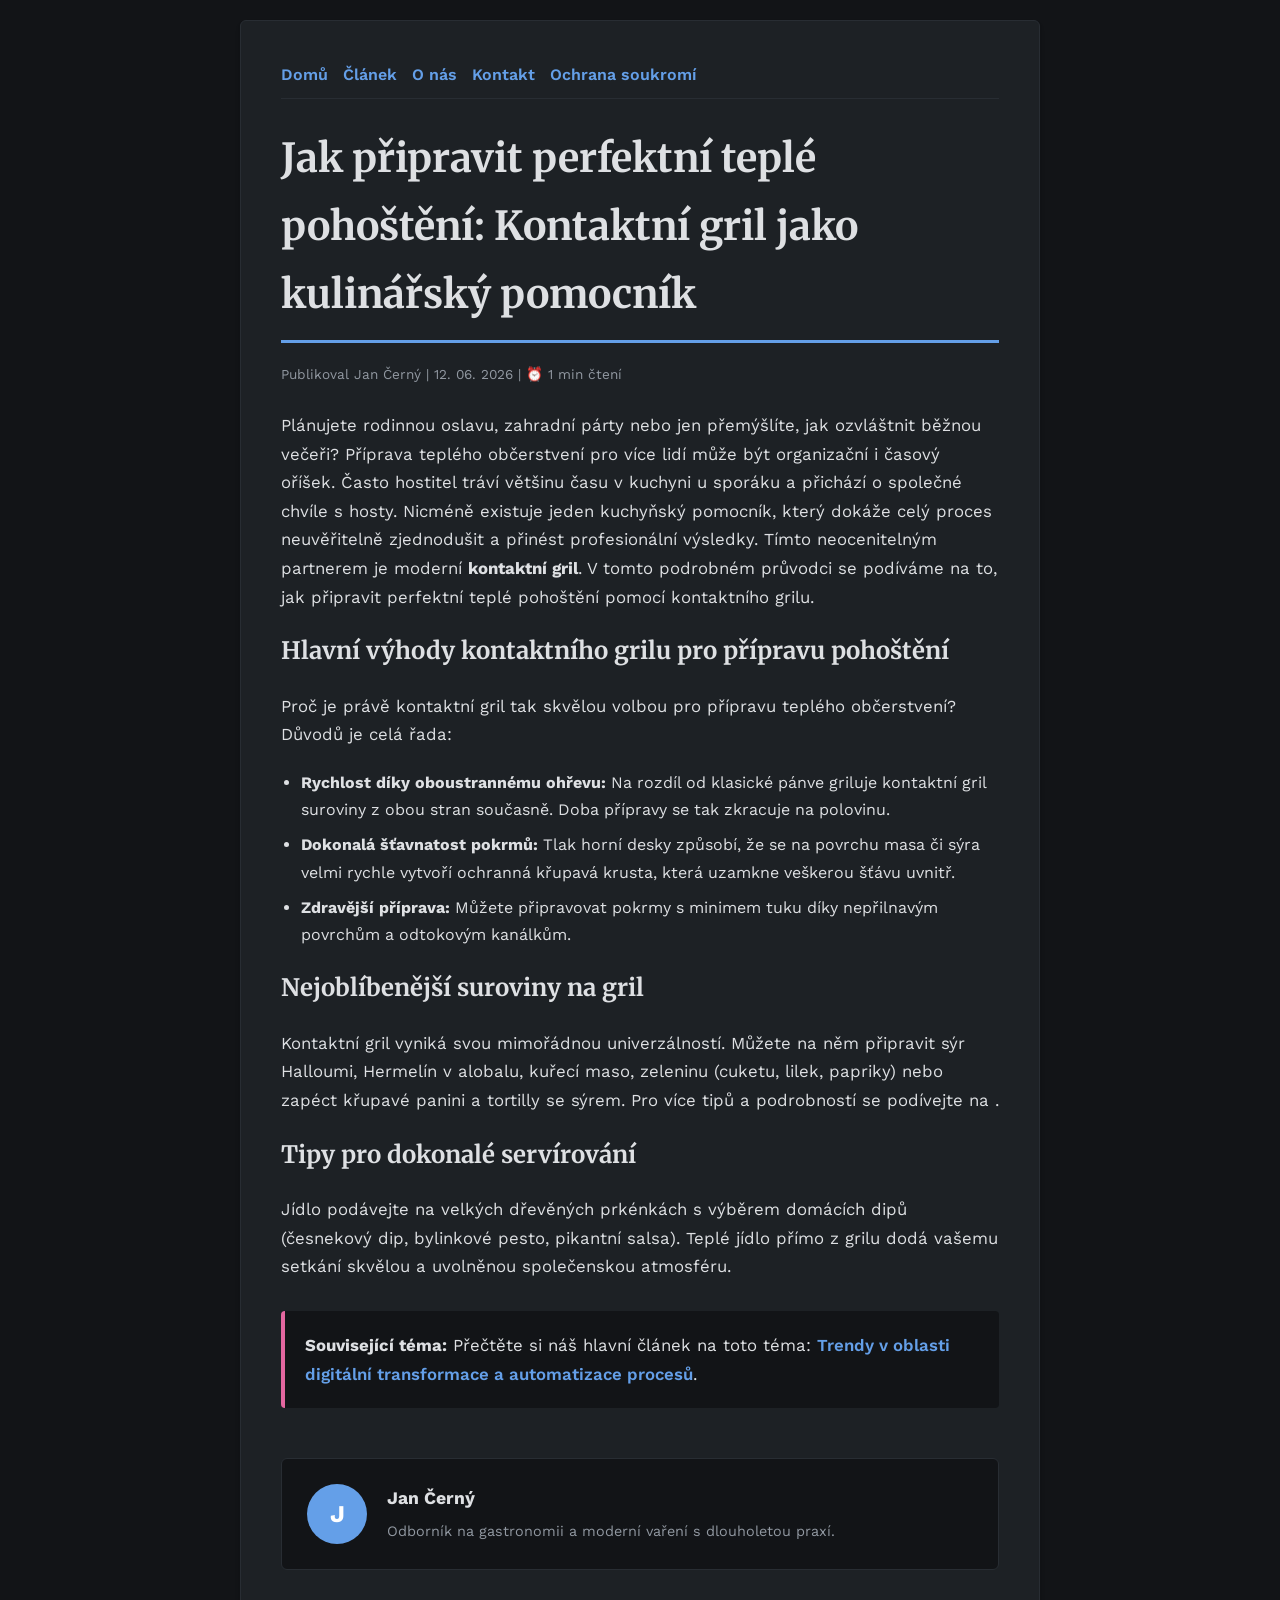
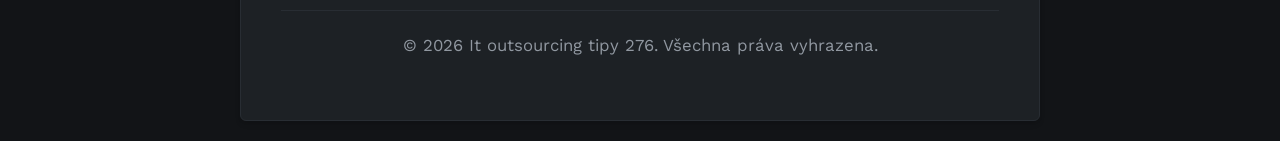
<file: jak-pripravit-perfektni-teple-pohosteni-kontaktni-gril-jako-kulinarsky-pomocnik.html>
<!DOCTYPE html>
<html lang="cs">
<head>
    <meta charset="UTF-8">
    <meta name="viewport" content="width=device-width, initial-scale=1.0">
    <title>Jak připravit perfektní teplé pohoštění: Kontaktní gril jako kulinářský pomocník - It outsourcing tipy 276</title>
    <meta name="description" content="Jak připravit perfektní teplé pohoštění: Kontaktní gril jako kulinářský pomocník">
    <meta name="geo.region" content="CZ" />
    <meta name="geo.placename" content="Brno" />
    <meta name="geo.position" content="49.1951;16.6068" />
    <meta name="ICBM" content="49.1951, 16.6068" />
    <link rel="stylesheet" href="style.css">
</head>
<body>
    
            <div class="container" style="max-width: 800px;">
                <nav style="display: flex; gap: 15px; margin-bottom: 25px; border-bottom: 1px solid var(--border-color); padding-bottom: 10px; overflow-x: auto; flex-wrap: wrap;">
            <a href="index.html">Domů</a>
            <a href="trendy-v-oblasti-digitalni-transformace-a-automatizace-procesu.html">Článek</a>
            <a href="about.html">O nás</a>
            <a href="contact.html">Kontakt</a>
            <a href="privacy.html">Ochrana soukromí</a>
        </nav>
                <h1>Jak připravit perfektní teplé pohoštění: Kontaktní gril jako kulinářský pomocník</h1>
                <div style="font-size:0.85rem; color: var(--muted-text); margin-bottom: 25px;">
                    Publikoval Jan Černý | 12. 06. 2026 | ⏰ 1 min čtení
                </div>
                <article style="margin-top: 20px;">
                    <p>Plánujete rodinnou oslavu, zahradní párty nebo jen přemýšlíte, jak ozvláštnit běžnou večeři? Příprava teplého občerstvení pro více lidí může být organizační i časový oříšek. Často hostitel tráví většinu času v kuchyni u sporáku a přichází o společné chvíle s hosty. Nicméně existuje jeden kuchyňský pomocník, který dokáže celý proces neuvěřitelně zjednodušit a přinést profesionální výsledky. Tímto neocenitelným partnerem je moderní <strong>kontaktní gril</strong>. V tomto podrobném průvodci se podíváme na to, jak připravit perfektní teplé pohoštění pomocí kontaktního grilu.</p>
<h2>Hlavní výhody kontaktního grilu pro přípravu pohoštění</h2>
<p>Proč je právě kontaktní gril tak skvělou volbou pro přípravu teplého občerstvení? Důvodů je celá řada:</p>
<ul>
    <li><strong>Rychlost díky oboustrannému ohřevu:</strong> Na rozdíl od klasické pánve griluje kontaktní gril suroviny z obou stran současně. Doba přípravy se tak zkracuje na polovinu.</li>
    <li><strong>Dokonalá šťavnatost pokrmů:</strong> Tlak horní desky způsobí, že se na povrchu masa či sýra velmi rychle vytvoří ochranná křupavá krusta, která uzamkne veškerou šťávu uvnitř.</li>
    <li><strong>Zdravější příprava:</strong> Můžete připravovat pokrmy s minimem tuku díky nepřilnavým povrchům a odtokovým kanálkům.</li>
</ul>
<h2>Nejoblíbenější suroviny na gril</h2>
<p>Kontaktní gril vyniká svou mimořádnou univerzálností. Můžete na něm připravit sýr Halloumi, Hermelín v alobalu, kuřecí maso, zeleninu (cuketu, lilek, papriky) nebo zapéct křupavé panini a tortilly se sýrem. Pro více tipů a podrobností se podívejte na .</p>
<h2>Tipy pro dokonalé servírování</h2>
<p>Jídlo podávejte na velkých dřevěných prkénkách s výběrem domácích dipů (česnekový dip, bylinkové pesto, pikantní salsa). Teplé jídlo přímo z grilu dodá vašemu setkání skvělou a uvolněnou společenskou atmosféru.</p>
                    <div class="link-resource" style="margin-top: 30px; padding: 20px; border-left: 4px solid var(--accent-color); background: var(--bg-color); border-radius: 4px;"><p style="margin: 0;"><strong>Související téma:</strong> Přečtěte si náš hlavní článek na toto téma: <a href="trendy-v-oblasti-digitalni-transformace-a-automatizace-procesu.html">Trendy v oblasti digitální transformace a automatizace procesů</a>.</p></div>
                </article>
                
            <div class="author-box" style="margin-top: 50px; padding: 25px; background: var(--bg-color); border: 1px solid var(--border-color); border-radius: var(--border-radius); display: flex; gap: 20px; align-items: center;">
                <div style="width: 60px; height: 60px; border-radius: 50%; background: var(--primary-color); display: flex; align-items: center; justify-content: center; color: white; font-weight: bold; font-size: 1.5rem;">J</div>
                <div>
                    <h4 style="margin-bottom: 5px; font-weight: bold; font-size: 1.1rem;">Jan Černý</h4>
                    <p style="margin: 0; font-size: 0.9rem; color: var(--muted-text);">Odborník na gastronomii a moderní vaření s dlouholetou praxí.</p>
                </div>
            </div>
            
                <footer>
                    <p>&copy; 2026 It outsourcing tipy 276. Všechna práva vyhrazena.</p>
                </footer>
            </div>
            
</body>
</html>
</file>
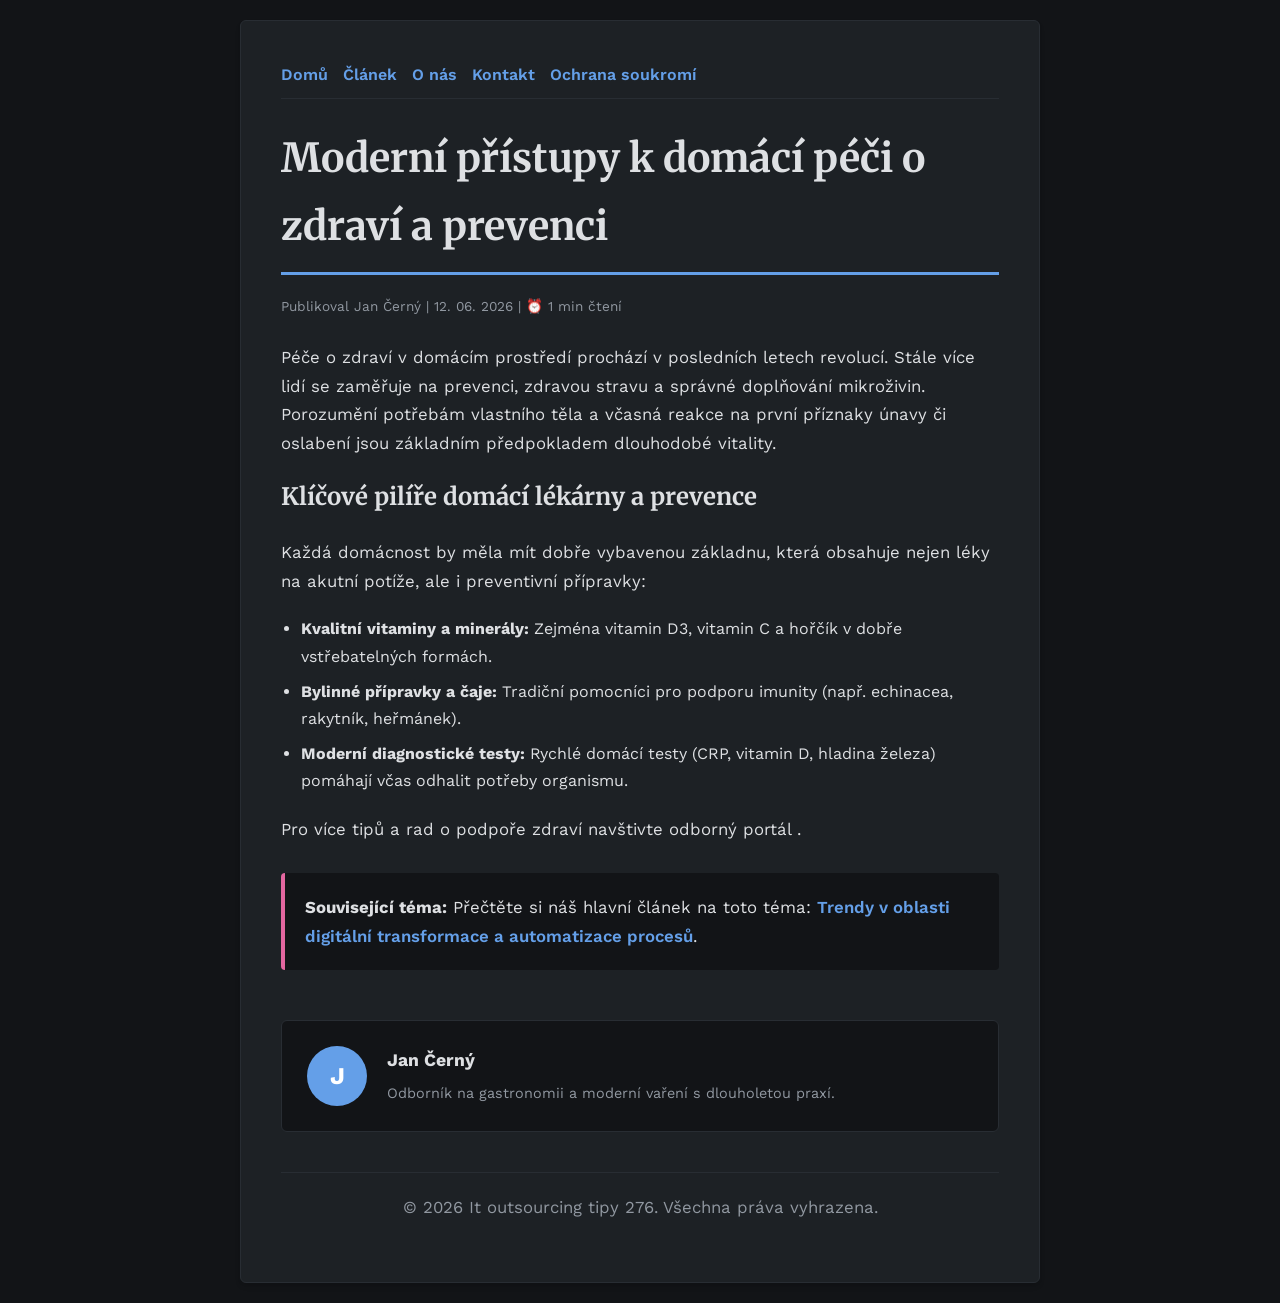
<file: moderni-pristupy-k-domaci-peci-o-zdravi-a-prevenci.html>
<!DOCTYPE html>
<html lang="cs">
<head>
    <meta charset="UTF-8">
    <meta name="viewport" content="width=device-width, initial-scale=1.0">
    <title>Moderní přístupy k domácí péči o zdraví a prevenci - It outsourcing tipy 276</title>
    <meta name="description" content="Moderní přístupy k domácí péči o zdraví a prevenci">
    <meta name="geo.region" content="CZ" />
    <meta name="geo.placename" content="Brno" />
    <meta name="geo.position" content="49.1951;16.6068" />
    <meta name="ICBM" content="49.1951, 16.6068" />
    <link rel="stylesheet" href="style.css">
</head>
<body>
    
            <div class="container" style="max-width: 800px;">
                <nav style="display: flex; gap: 15px; margin-bottom: 25px; border-bottom: 1px solid var(--border-color); padding-bottom: 10px; overflow-x: auto; flex-wrap: wrap;">
            <a href="index.html">Domů</a>
            <a href="trendy-v-oblasti-digitalni-transformace-a-automatizace-procesu.html">Článek</a>
            <a href="about.html">O nás</a>
            <a href="contact.html">Kontakt</a>
            <a href="privacy.html">Ochrana soukromí</a>
        </nav>
                <h1>Moderní přístupy k domácí péči o zdraví a prevenci</h1>
                <div style="font-size:0.85rem; color: var(--muted-text); margin-bottom: 25px;">
                    Publikoval Jan Černý | 12. 06. 2026 | ⏰ 1 min čtení
                </div>
                <article style="margin-top: 20px;">
                    <p>Péče o zdraví v domácím prostředí prochází v posledních letech revolucí. Stále více lidí se zaměřuje na prevenci, zdravou stravu a správné doplňování mikroživin. Porozumění potřebám vlastního těla a včasná reakce na první příznaky únavy či oslabení jsou základním předpokladem dlouhodobé vitality.</p>
<h2>Klíčové pilíře domácí lékárny a prevence</h2>
<p>Každá domácnost by měla mít dobře vybavenou základnu, která obsahuje nejen léky na akutní potíže, ale i preventivní přípravky:</p>
<ul>
    <li><strong>Kvalitní vitaminy a minerály:</strong> Zejména vitamin D3, vitamin C a hořčík v dobře vstřebatelných formách.</li>
    <li><strong>Bylinné přípravky a čaje:</strong> Tradiční pomocníci pro podporu imunity (např. echinacea, rakytník, heřmánek).</li>
    <li><strong>Moderní diagnostické testy:</strong> Rychlé domácí testy (CRP, vitamin D, hladina železa) pomáhají včas odhalit potřeby organismu.</li>
</ul>
<p>Pro více tipů a rad o podpoře zdraví navštivte odborný portál .</p>
                    <div class="link-resource" style="margin-top: 30px; padding: 20px; border-left: 4px solid var(--accent-color); background: var(--bg-color); border-radius: 4px;"><p style="margin: 0;"><strong>Související téma:</strong> Přečtěte si náš hlavní článek na toto téma: <a href="trendy-v-oblasti-digitalni-transformace-a-automatizace-procesu.html">Trendy v oblasti digitální transformace a automatizace procesů</a>.</p></div>
                </article>
                
            <div class="author-box" style="margin-top: 50px; padding: 25px; background: var(--bg-color); border: 1px solid var(--border-color); border-radius: var(--border-radius); display: flex; gap: 20px; align-items: center;">
                <div style="width: 60px; height: 60px; border-radius: 50%; background: var(--primary-color); display: flex; align-items: center; justify-content: center; color: white; font-weight: bold; font-size: 1.5rem;">J</div>
                <div>
                    <h4 style="margin-bottom: 5px; font-weight: bold; font-size: 1.1rem;">Jan Černý</h4>
                    <p style="margin: 0; font-size: 0.9rem; color: var(--muted-text);">Odborník na gastronomii a moderní vaření s dlouholetou praxí.</p>
                </div>
            </div>
            
                <footer>
                    <p>&copy; 2026 It outsourcing tipy 276. Všechna práva vyhrazena.</p>
                </footer>
            </div>
            
</body>
</html>
</file>
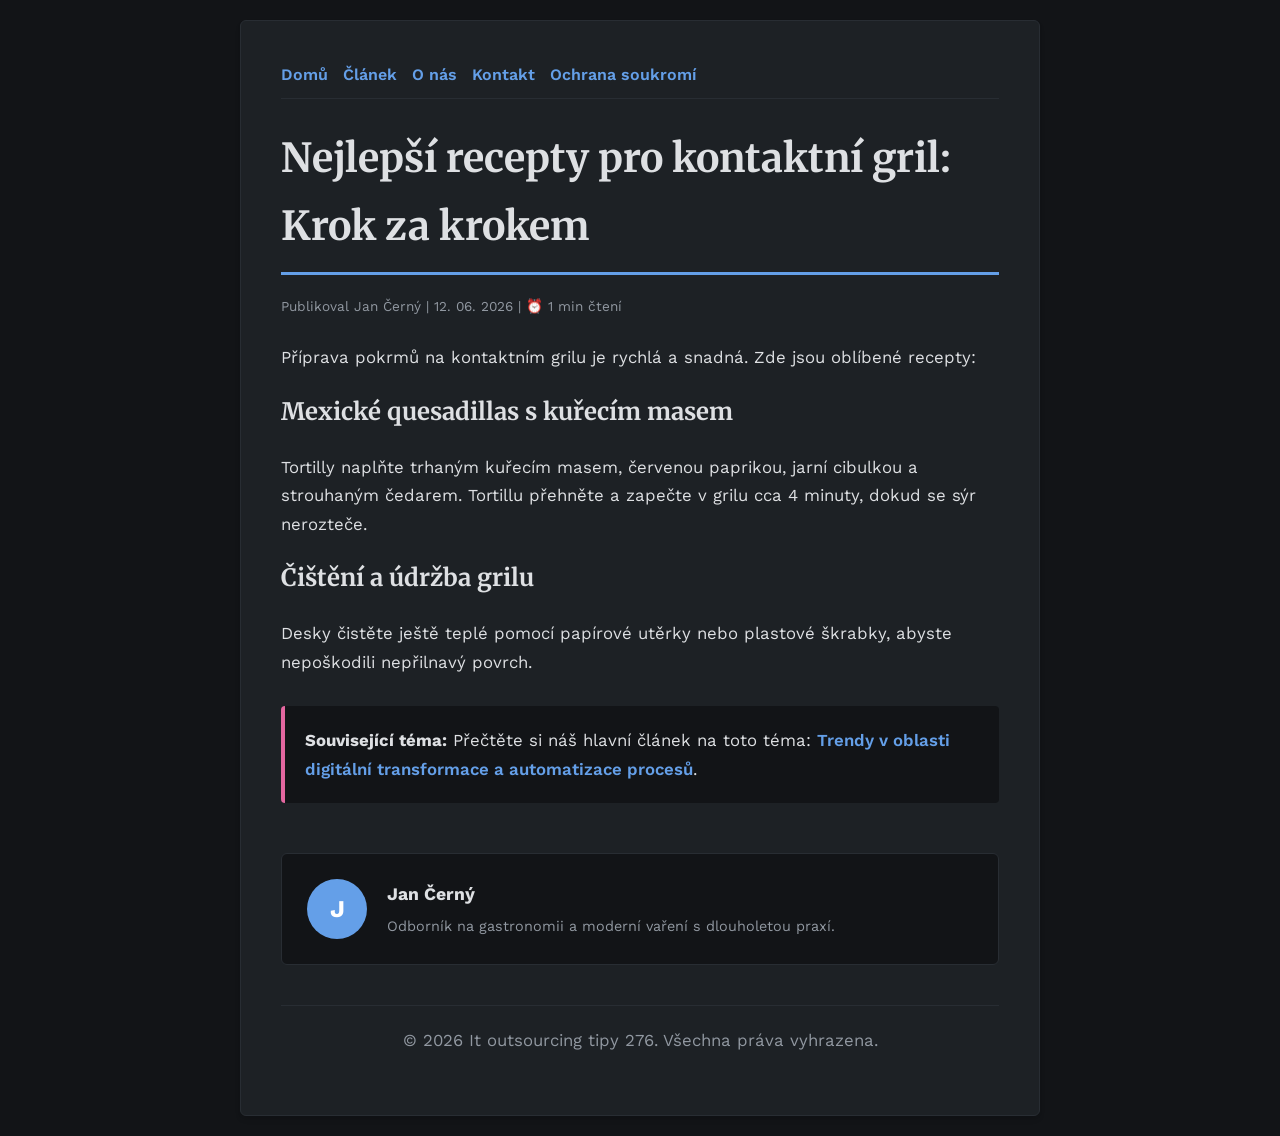
<file: nejlepsi-recepty-pro-kontaktni-gril-krok-za-krokem.html>
<!DOCTYPE html>
<html lang="cs">
<head>
    <meta charset="UTF-8">
    <meta name="viewport" content="width=device-width, initial-scale=1.0">
    <title>Nejlepší recepty pro kontaktní gril: Krok za krokem - It outsourcing tipy 276</title>
    <meta name="description" content="Nejlepší recepty pro kontaktní gril: Krok za krokem">
    <meta name="geo.region" content="CZ" />
    <meta name="geo.placename" content="Brno" />
    <meta name="geo.position" content="49.1951;16.6068" />
    <meta name="ICBM" content="49.1951, 16.6068" />
    <link rel="stylesheet" href="style.css">
</head>
<body>
    
            <div class="container" style="max-width: 800px;">
                <nav style="display: flex; gap: 15px; margin-bottom: 25px; border-bottom: 1px solid var(--border-color); padding-bottom: 10px; overflow-x: auto; flex-wrap: wrap;">
            <a href="index.html">Domů</a>
            <a href="trendy-v-oblasti-digitalni-transformace-a-automatizace-procesu.html">Článek</a>
            <a href="about.html">O nás</a>
            <a href="contact.html">Kontakt</a>
            <a href="privacy.html">Ochrana soukromí</a>
        </nav>
                <h1>Nejlepší recepty pro kontaktní gril: Krok za krokem</h1>
                <div style="font-size:0.85rem; color: var(--muted-text); margin-bottom: 25px;">
                    Publikoval Jan Černý | 12. 06. 2026 | ⏰ 1 min čtení
                </div>
                <article style="margin-top: 20px;">
                    <p>Příprava pokrmů na kontaktním grilu je rychlá a snadná. Zde jsou oblíbené recepty:</p>
<h2>Mexické quesadillas s kuřecím masem</h2>
<p>Tortilly naplňte trhaným kuřecím masem, červenou paprikou, jarní cibulkou a strouhaným čedarem. Tortillu přehněte a zapečte v grilu cca 4 minuty, dokud se sýr nerozteče.</p>
<h2>Čištění a údržba grilu</h2>
<p>Desky čistěte ještě teplé pomocí papírové utěrky nebo plastové škrabky, abyste nepoškodili nepřilnavý povrch.</p>
                    <div class="link-resource" style="margin-top: 30px; padding: 20px; border-left: 4px solid var(--accent-color); background: var(--bg-color); border-radius: 4px;"><p style="margin: 0;"><strong>Související téma:</strong> Přečtěte si náš hlavní článek na toto téma: <a href="trendy-v-oblasti-digitalni-transformace-a-automatizace-procesu.html">Trendy v oblasti digitální transformace a automatizace procesů</a>.</p></div>
                </article>
                
            <div class="author-box" style="margin-top: 50px; padding: 25px; background: var(--bg-color); border: 1px solid var(--border-color); border-radius: var(--border-radius); display: flex; gap: 20px; align-items: center;">
                <div style="width: 60px; height: 60px; border-radius: 50%; background: var(--primary-color); display: flex; align-items: center; justify-content: center; color: white; font-weight: bold; font-size: 1.5rem;">J</div>
                <div>
                    <h4 style="margin-bottom: 5px; font-weight: bold; font-size: 1.1rem;">Jan Černý</h4>
                    <p style="margin: 0; font-size: 0.9rem; color: var(--muted-text);">Odborník na gastronomii a moderní vaření s dlouholetou praxí.</p>
                </div>
            </div>
            
                <footer>
                    <p>&copy; 2026 It outsourcing tipy 276. Všechna práva vyhrazena.</p>
                </footer>
            </div>
            
</body>
</html>
</file>
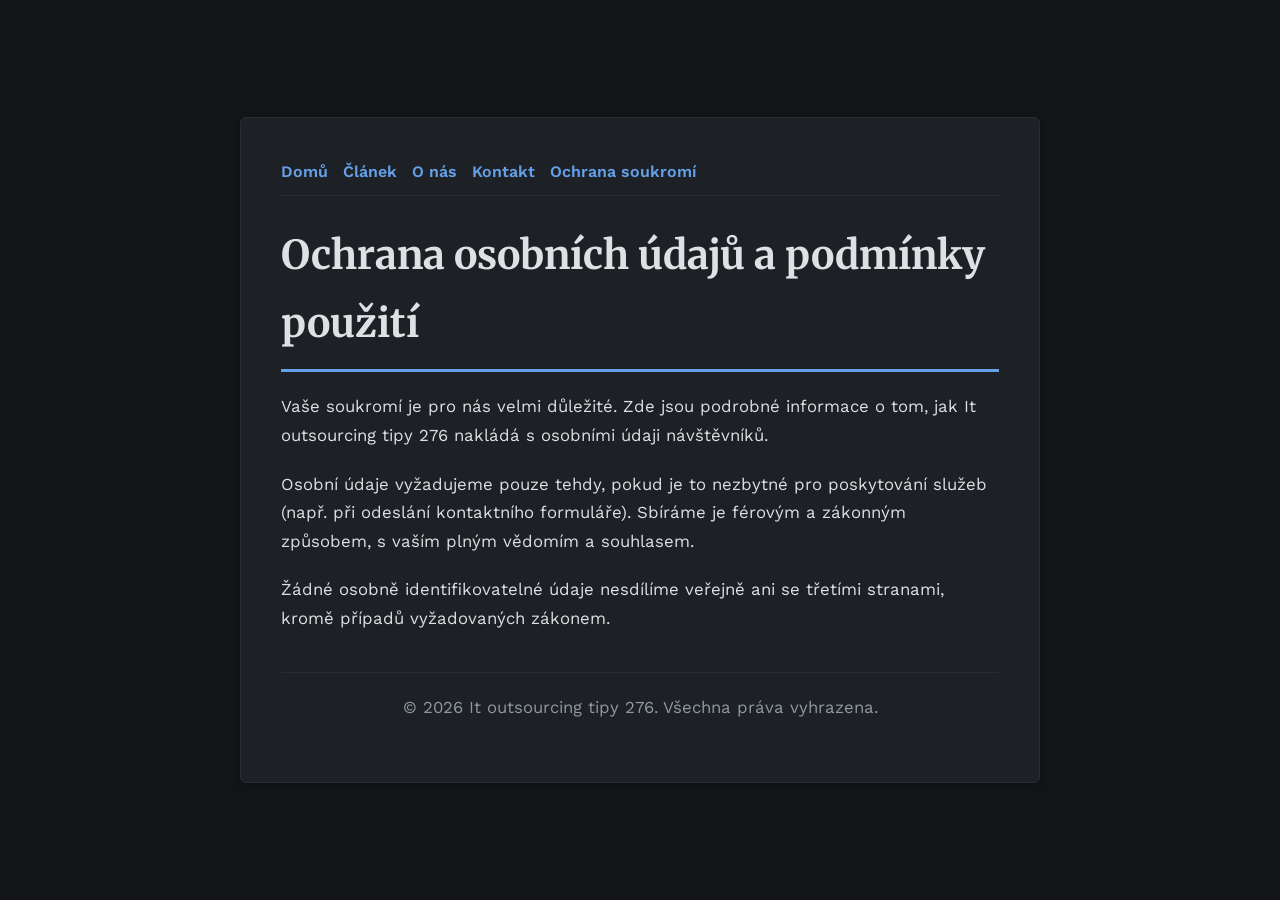
<file: privacy.html>
<!DOCTYPE html>
<html lang="cs">
<head>
    <meta charset="UTF-8">
    <meta name="viewport" content="width=device-width, initial-scale=1.0">
    <title>Ochrana osobních údajů a podmínky použití - It outsourcing tipy 276</title>
    <meta name="description" content="Vaše soukromí je pro nás velmi důležité. Zde jsou podrobné informace o tom, jak It outsourcing tipy 276 nakládá s osobními údaji návštěvníků.">
    <meta name="geo.region" content="CZ" />
    <meta name="geo.placename" content="Brno" />
    <meta name="geo.position" content="49.1951;16.6068" />
    <meta name="ICBM" content="49.1951, 16.6068" />
    <link rel="stylesheet" href="style.css">
</head>
<body>
    
        <div class="container" style="max-width: 800px;">
            <nav style="display: flex; gap: 15px; margin-bottom: 25px; border-bottom: 1px solid var(--border-color); padding-bottom: 10px; overflow-x: auto; flex-wrap: wrap;">
            <a href="index.html">Domů</a>
            <a href="trendy-v-oblasti-digitalni-transformace-a-automatizace-procesu.html">Článek</a>
            <a href="about.html">O nás</a>
            <a href="contact.html">Kontakt</a>
            <a href="privacy.html">Ochrana soukromí</a>
        </nav>
            <h1>Ochrana osobních údajů a podmínky použití</h1>
            <p>Vaše soukromí je pro nás velmi důležité. Zde jsou podrobné informace o tom, jak It outsourcing tipy 276 nakládá s osobními údaji návštěvníků.</p>
            <p>Osobní údaje vyžadujeme pouze tehdy, pokud je to nezbytné pro poskytování služeb (např. při odeslání kontaktního formuláře). Sbíráme je férovým a zákonným způsobem, s vaším plným vědomím a souhlasem.</p>
            <p>Žádné osobně identifikovatelné údaje nesdílíme veřejně ani se třetími stranami, kromě případů vyžadovaných zákonem.</p>
            <footer>
                <p>&copy; 2026 It outsourcing tipy 276. Všechna práva vyhrazena.</p>
            </footer>
        </div>
        
</body>
</html>
</file>
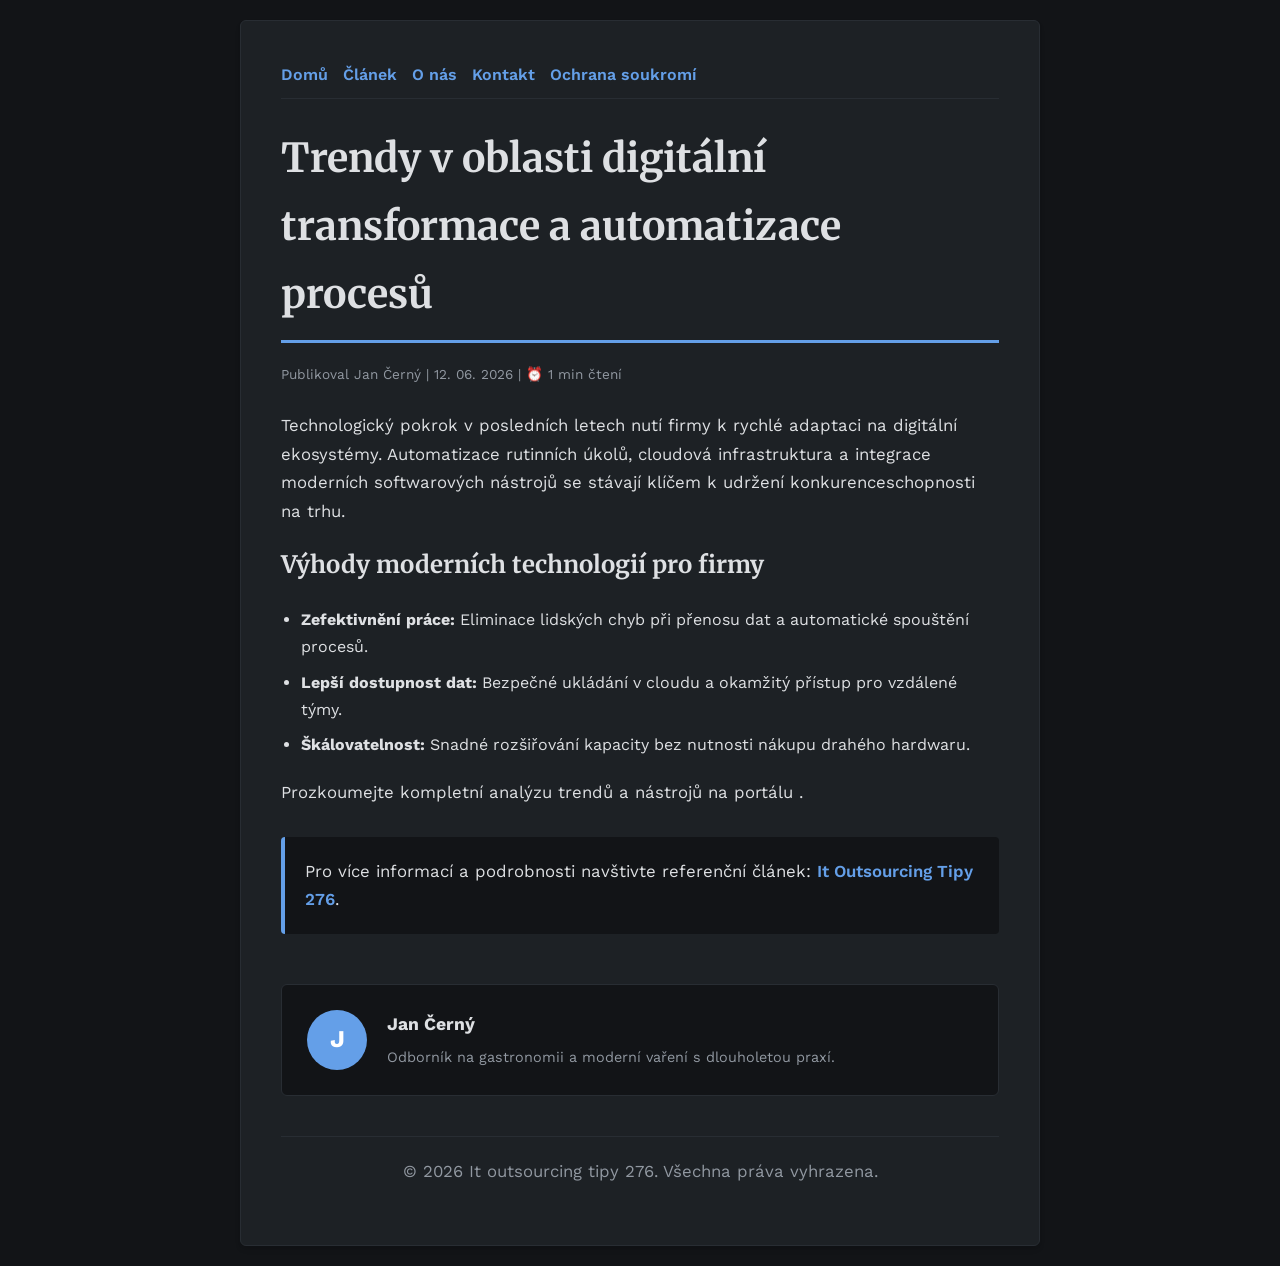
<file: trendy-v-oblasti-digitalni-transformace-a-automatizace-procesu.html>
<!DOCTYPE html>
<html lang="cs">
<head>
    <meta charset="UTF-8">
    <meta name="viewport" content="width=device-width, initial-scale=1.0">
    <title>Trendy v oblasti digitální transformace a automatizace procesů - It outsourcing tipy 276</title>
    <meta name="description" content="Trendy v oblasti digitální transformace a automatizace procesů">
    <meta name="geo.region" content="CZ" />
    <meta name="geo.placename" content="Brno" />
    <meta name="geo.position" content="49.1951;16.6068" />
    <meta name="ICBM" content="49.1951, 16.6068" />
    <link rel="stylesheet" href="style.css">
</head>
<body>
    
            <div class="container" style="max-width: 800px;">
                <nav style="display: flex; gap: 15px; margin-bottom: 25px; border-bottom: 1px solid var(--border-color); padding-bottom: 10px; overflow-x: auto; flex-wrap: wrap;">
            <a href="index.html">Domů</a>
            <a href="trendy-v-oblasti-digitalni-transformace-a-automatizace-procesu.html">Článek</a>
            <a href="about.html">O nás</a>
            <a href="contact.html">Kontakt</a>
            <a href="privacy.html">Ochrana soukromí</a>
        </nav>
                <h1>Trendy v oblasti digitální transformace a automatizace procesů</h1>
                <div style="font-size:0.85rem; color: var(--muted-text); margin-bottom: 25px;">
                    Publikoval Jan Černý | 12. 06. 2026 | ⏰ 1 min čtení
                </div>
                <article style="margin-top: 20px;">
                    <p>Technologický pokrok v posledních letech nutí firmy k rychlé adaptaci na digitální ekosystémy. Automatizace rutinních úkolů, cloudová infrastruktura a integrace moderních softwarových nástrojů se stávají klíčem k udržení konkurenceschopnosti na trhu.</p>
<h2>Výhody moderních technologií pro firmy</h2>
<ul>
    <li><strong>Zefektivnění práce:</strong> Eliminace lidských chyb při přenosu dat a automatické spouštění procesů.</li>
    <li><strong>Lepší dostupnost dat:</strong> Bezpečné ukládání v cloudu a okamžitý přístup pro vzdálené týmy.</li>
    <li><strong>Škálovatelnost:</strong> Snadné rozšiřování kapacity bez nutnosti nákupu drahého hardwaru.</li>
</ul>
<p>Prozkoumejte kompletní analýzu trendů a nástrojů na portálu .</p>
                    <div class="link-resource" style="margin-top: 30px; padding: 20px; border-left: 4px solid var(--primary-color); background: var(--bg-color); border-radius: 4px;"><p style="margin: 0;">Pro více informací a podrobnosti navštivte referenční článek: <strong><a href="https://outsourcio.cz/blog/it-outsourcing-v-cr/">It Outsourcing Tipy 276</a></strong>.</p></div>
                </article>
                
            <div class="author-box" style="margin-top: 50px; padding: 25px; background: var(--bg-color); border: 1px solid var(--border-color); border-radius: var(--border-radius); display: flex; gap: 20px; align-items: center;">
                <div style="width: 60px; height: 60px; border-radius: 50%; background: var(--primary-color); display: flex; align-items: center; justify-content: center; color: white; font-weight: bold; font-size: 1.5rem;">J</div>
                <div>
                    <h4 style="margin-bottom: 5px; font-weight: bold; font-size: 1.1rem;">Jan Černý</h4>
                    <p style="margin: 0; font-size: 0.9rem; color: var(--muted-text);">Odborník na gastronomii a moderní vaření s dlouholetou praxí.</p>
                </div>
            </div>
            
                <footer>
                    <p>&copy; 2026 It outsourcing tipy 276. Všechna práva vyhrazena.</p>
                </footer>
            </div>
            
</body>
</html>
</file>
<file: style.css>
@import url('https://fonts.googleapis.com/css2?family=Merriweather:wght@700&family=Work+Sans:wght@400;600&display=swap');

:root {
    --bg-color: hsl(213, 12%, 8%);
    --card-bg: hsl(213, 12%, 13%);
    --text-color: hsl(213, 8%, 88%);
    --muted-text: hsl(213, 8%, 60%);
    --primary-color: hsl(213, 74%, 65%);
    --accent-color: hsl(333, 70%, 65%);
    --border-color: hsl(213, 12%, 18%);
    --border-radius: 6px;
    --shadow: 0 4px 6px -1px rgba(0, 0, 0, 0.1), 0 2px 4px -1px rgba(0, 0, 0, 0.06);
    --font-headline: 'Merriweather', sans-serif;
    --font-body: 'Work Sans', sans-serif;
}

* {
    box-sizing: border-box;
    margin: 0;
    padding: 0;
}

body {
    background-color: var(--bg-color);
    color: var(--text-color);
    font-family: var(--font-body);
    line-height: 1.7;
    padding: 20px;
    display: flex;
    justify-content: center;
    min-height: 100vh;
}

a {
    color: var(--primary-color);
    text-decoration: none;
    font-weight: 600;
    transition: color 0.2s ease;
}

a:hover {
    color: var(--accent-color);
    text-decoration: underline;
}

.container {
    width: 100%;
    max-width: 900px;
    background: var(--card-bg);
    border: 1px solid var(--border-color);
    border-radius: var(--border-radius);
    padding: 40px;
    box-shadow: var(--shadow);
    margin: auto;
}

h1, h2, h3 {
    font-family: var(--font-headline);
    margin-bottom: 20px;
    color: var(--text-color);
}

h1 {
    font-size: 2.5rem;
    border-bottom: 3px solid var(--primary-color);
    padding-bottom: 12px;
}

p {
    margin-bottom: 20px;
    font-size: 1.05rem;
}

ul {
    margin-bottom: 20px;
    padding-left: 20px;
}

li {
    margin-bottom: 8px;
}

form {
    display: flex;
    flex-direction: column;
    gap: 15px;
    margin-top: 25px;
}

input, textarea, button {
    padding: 12px;
    border: 1px solid var(--border-color);
    border-radius: var(--border-radius);
    font-family: var(--font-body);
    font-size: 1rem;
    background: var(--bg-color);
    color: var(--text-color);
}

button {
    background: var(--primary-color);
    color: white;
    font-weight: 600;
    border: none;
    cursor: pointer;
    transition: background 0.2s ease;
}

button:hover {
    background: var(--accent-color);
}

footer {
    margin-top: 40px;
    border-top: 1px solid var(--border-color);
    padding-top: 20px;
    font-size: 0.9rem;
    color: var(--muted-text);
    text-align: center;
}
</file>
